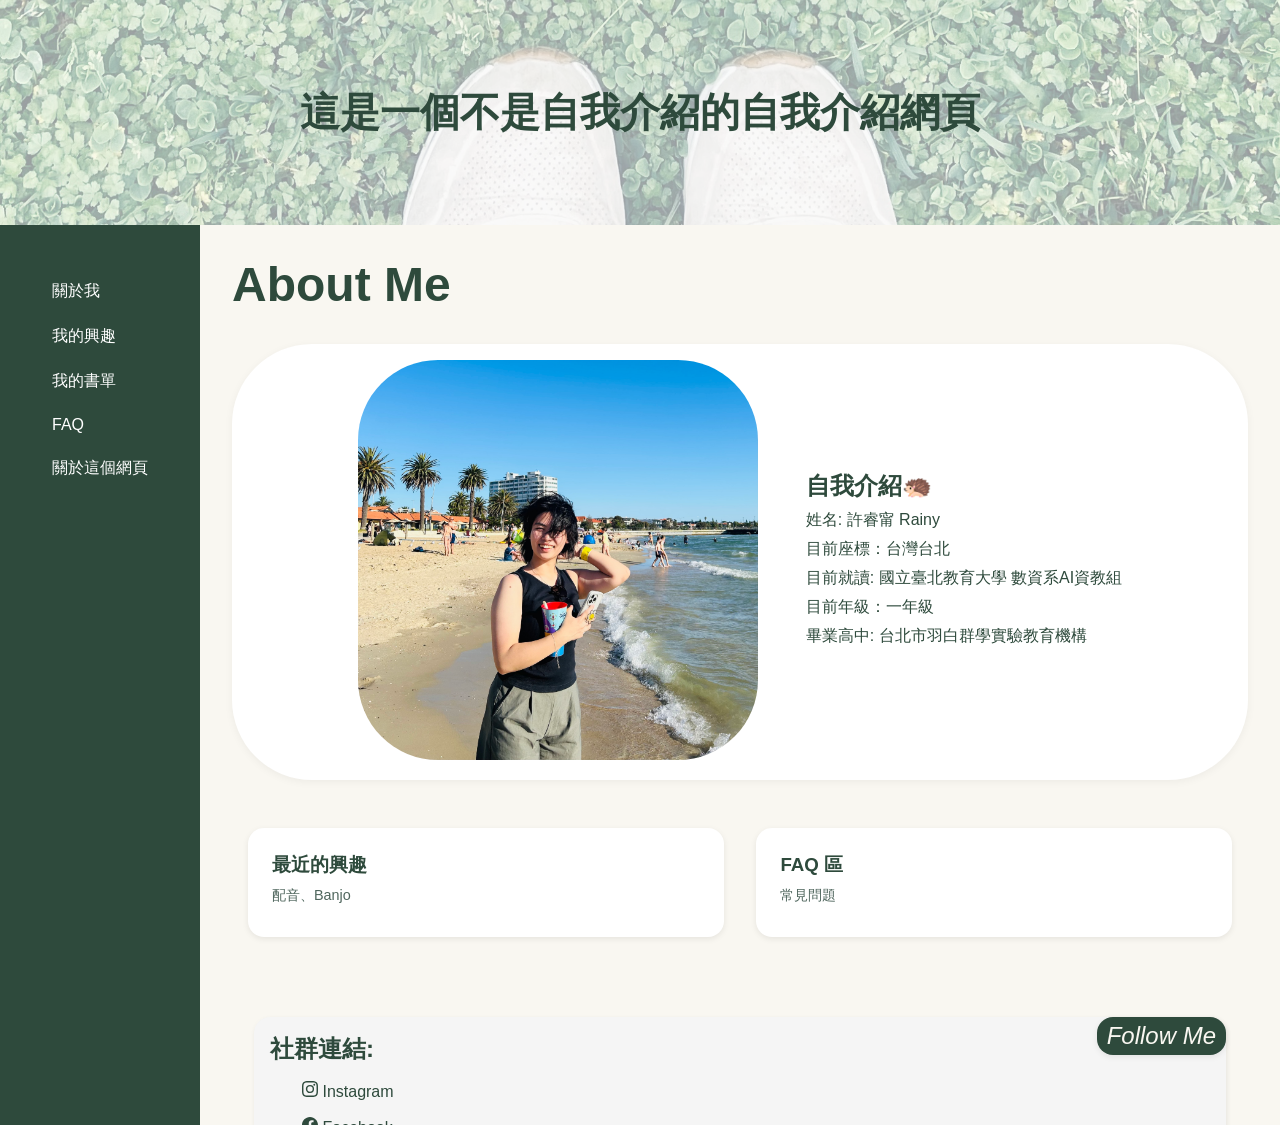
<file: index.html>
<!DOCTYPE html>
<html lang="zh-Hant">
  <head>
    <meta charset="UTF-8" />
    <meta name="viewport" content="width=device-width, initial-scale=1.0" />
    <title>不是自我介紹的自我介紹</title>
    <link rel="stylesheet" href="css/style.css" />
  </head>
  <body>
    <header>
      <div class="overlay">
        <h1>這是一個不是自我介紹的自我介紹網頁</h1>
      </div>
    </header>

    <div class="layout">
      <nav>
        <!-- <h1>Home</h1> -->
        <ul>
          <li><a href="index.html">關於我</a></li>
          <li><a href="interest.html">我的興趣</a></li>
          <li><a href="Books.html">我的書單</a></li>
          <li><a href="FAQ.html">FAQ</a></li>
          <li><a href="website.html">關於這個網頁</a></li>
        </ul>
      </nav>
      <div class="layout-right">
      <main>
        <section class="opening-box">

            <h1>About Me</h1>

          </section>
        <section class="profile-box">
          <div class="text-info"><h2>自我介紹&#129428</h2>
            <p>姓名: 許睿甯 Rainy</p>
            <p>目前座標：台灣台北</p>
            <p>目前就讀: 國立臺北教育大學 數資系AI資教組</p>
            <p>目前年級：一年級</p>
            <p>畢業高中: 台北市羽白群學實驗教育機構</p>
          </div>
          <div class="img-info">
            <img src="img/IMG_0540.jpg" alt="Rainy" />
          </div>
        </section>
  
        <section class="card-container">

          <a href="interest.html" class="card">
            <h3>最近的興趣</h3>
            <p>配音、Banjo</p>
          </a>
          <a href="FAQ.html" class="card">
            <h3>FAQ 區</h3>
            <p>常見問題</p>
          </a>
        </a>
        <!-- <a href="#" class="card">
          <h3></h3>
          <p>書、電影、舞台劇</p>
        </a> -->
        </section>
      </main>
      <aside class="aside-desktop">
        <div class="follow-box">
        <h2>社群連結:</h2>
        <ul class="social-media">
          <li class="social-item">
            <svg xmlns="http://www.w3.org/2000/svg" width="16" height="16" fill="currentColor" class="bi bi-instagram" viewBox="0 0 16 16">
              <path d="M8 0C5.829 0 5.556.01 4.703.048 3.85.088 3.269.222 2.76.42a3.9 3.9 0 0 0-1.417.923A3.9 3.9 0 0 0 .42 2.76C.222 3.268.087 3.85.048 4.7.01 5.555 0 5.827 0 8.001c0 2.172.01 2.444.048 3.297.04.852.174 1.433.372 1.942.205.526.478.972.923 1.417.444.445.89.719 1.416.923.51.198 1.09.333 1.942.372C5.555 15.99 5.827 16 8 16s2.444-.01 3.298-.048c.851-.04 1.434-.174 1.943-.372a3.9 3.9 0 0 0 1.416-.923c.445-.445.718-.891.923-1.417.197-.509.332-1.09.372-1.942C15.99 10.445 16 10.173 16 8s-.01-2.445-.048-3.299c-.04-.851-.175-1.433-.372-1.941a3.9 3.9 0 0 0-.923-1.417A3.9 3.9 0 0 0 13.24.42c-.51-.198-1.092-.333-1.943-.372C10.443.01 10.172 0 7.998 0zm-.717 1.442h.718c2.136 0 2.389.007 3.232.046.78.035 1.204.166 1.486.275.373.145.64.319.92.599s.453.546.598.92c.11.281.24.705.275 1.485.039.843.047 1.096.047 3.231s-.008 2.389-.047 3.232c-.035.78-.166 1.203-.275 1.485a2.5 2.5 0 0 1-.599.919c-.28.28-.546.453-.92.598-.28.11-.704.24-1.485.276-.843.038-1.096.047-3.232.047s-2.39-.009-3.233-.047c-.78-.036-1.203-.166-1.485-.276a2.5 2.5 0 0 1-.92-.598 2.5 2.5 0 0 1-.6-.92c-.109-.281-.24-.705-.275-1.485-.038-.843-.046-1.096-.046-3.233s.008-2.388.046-3.231c.036-.78.166-1.204.276-1.486.145-.373.319-.64.599-.92s.546-.453.92-.598c.282-.11.705-.24 1.485-.276.738-.034 1.024-.044 2.515-.045zm4.988 1.328a.96.96 0 1 0 0 1.92.96.96 0 0 0 0-1.92m-4.27 1.122a4.109 4.109 0 1 0 0 8.217 4.109 4.109 0 0 0 0-8.217m0 1.441a2.667 2.667 0 1 1 0 5.334 2.667 2.667 0 0 1 0-5.334"/>
            </svg>
            <a href="https://www.instagram.com/nikki_o_nine/" target="_blank">Instagram</a>
          </li>
          <li class="social-item">
            <svg xmlns="http://www.w3.org/2000/svg" width="16" height="16" fill="currentColor" class="bi bi-facebook" viewBox="0 0 16 16">
              <path d="M16 8.049c0-4.446-3.582-8.05-8-8.05C3.58 0-.002 3.603-.002 8.05c0 4.017 2.926 7.347 6.75 7.951v-5.625h-2.03V8.05H6.75V6.275c0-2.017 1.195-3.131 3.022-3.131.876 0 1.791.157 1.791.157v1.98h-1.009c-.993 0-1.303.621-1.303 1.258v1.51h2.218l-.354 2.326H9.25V16c3.824-.604 6.75-3.934 6.75-7.951"/>
            </svg>
            <a href="https://www.facebook.com/rainie.hsu.37" target="_blank">Facebook</a>
          </li>
          <li class="social-item">
            <svg xmlns="http://www.w3.org/2000/svg" width="16" height="16" fill="currentColor" class="bi bi-linkedin" viewBox="0 0 16 16">
              <path d="M0 1.146C0 .513.526 0 1.175 0h13.65C15.474 0 16 .513 16 1.146v13.708c0 .633-.526 1.146-1.175 1.146H1.175C.526 16 0 15.487 0 14.854zm4.943 12.248V6.169H2.542v7.225zm-1.2-8.212c.837 0 1.358-.554 1.358-1.248-.015-.709-.52-1.248-1.342-1.248S2.4 3.226 2.4 3.934c0 .694.521 1.248 1.327 1.248zm4.908 8.212V9.359c0-.216.016-.432.08-.586.173-.431.568-.878 1.232-.878.869 0 1.216.662 1.216 1.634v3.865h2.401V9.25c0-2.22-1.184-3.252-2.764-3.252-1.274 0-1.845.7-2.165 1.193v.025h-.016l.016-.025V6.169h-2.4c.03.678 0 7.225 0 7.225z"/>
            </svg>
            <a href="https://www.linkedin.com/in/ruei-ning-hsu"  target="_blank">LinkedIn</a>
            </li>
          </ul>
          </div>
          <div class="carousel">
            <blockquote>
                <p class="quote-text">
                  Seize the identity you want for yourself.
                </p>
                <p class="quote-name">Supercalifragilisticexpialidocious</p>
                <p class="quote-date">2023/10/01</p>
              </blockquote>
              <svg
                xmlns="http://www.w3.org/2000/svg"
                fill="none"
                viewBox="0 0 24 24"
                stroke-width="1.5"
                stroke="currentColor"
                class="btn btn-left"
              >
                <path
                  stroke-linecap="round"
                  stroke-linejoin="round"
                  d="M15.75 19.5 8.25 12l7.5-7.5"
                />
              </svg>
              <svg
                xmlns="http://www.w3.org/2000/svg"
                fill="none"
                viewBox="0 0 24 24"
                stroke-width="1.5"
                stroke="currentColor"
                class="btn btn-right"
              >
                <path
                  stroke-linecap="round"
                  stroke-linejoin="round"
                  d="m8.25 4.5 7.5 7.5-7.5 7.5"
                />
              </svg>
              <div class="dots">
                <div class="dot dot-fill">&nbsp;</div>
                <div class="dot">&nbsp;</div>
                <div class="dot">&nbsp;</div>
                <div class="dot">&nbsp;</div>
              </div>
          </div>
      </aside>
    </div>
 
  <footer>
    <p>&copy; 2025 Rainy Hsu. All rights reserved.</p>
  </footer>
</body>
</html>
</file>
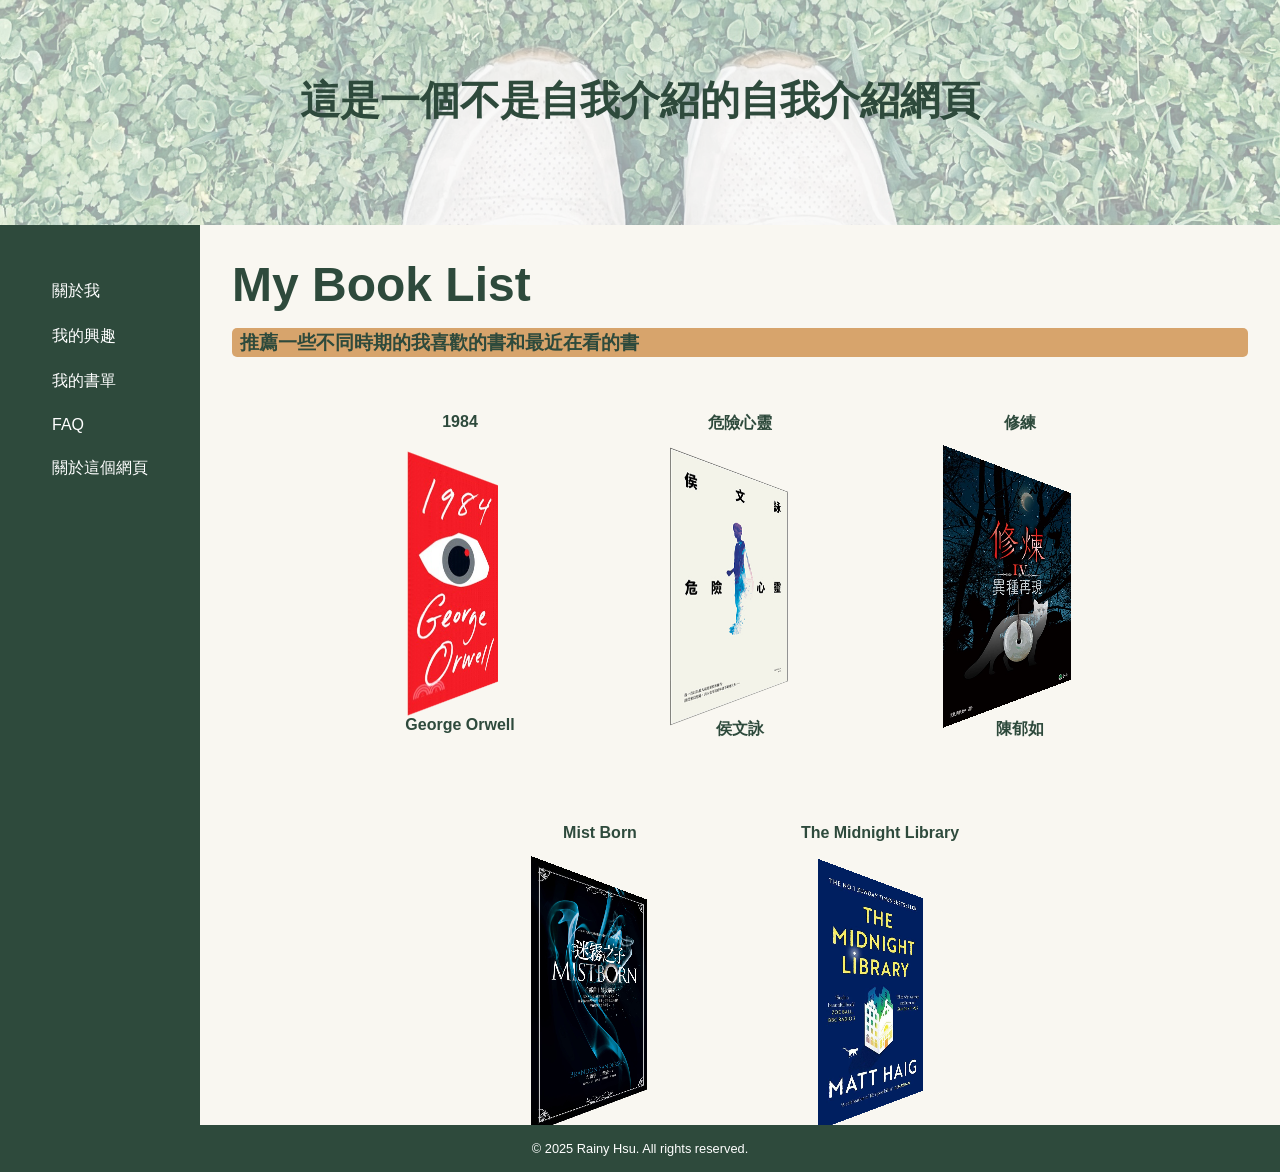
<file: Books.html>
<!DOCTYPE html>
<html lang="zh-Hant">
  <head>
    <meta charset="UTF-8" />
    <meta name="viewport" content="width=device-width, initial-scale=1.0" />
    <title>不是自我介紹的自我介紹</title>
    <link rel="stylesheet" href="css/books.css" />
  </head>
  <body>
    <header>
      <div class="overlay">
        <h1>這是一個不是自我介紹的自我介紹網頁</h1>
      </div>
    </header>

    <div class="layout">
      <nav>
        <!-- <h1>Home</h1> -->
        <ul>
          <li><a href="index.html">關於我</a></li>
          <li><a href="interest.html">我的興趣</a></li>
          <li><a href="Books.html">我的書單</a></li>
          <li><a href="FAQ.html">FAQ</a></li>
          <li><a href="website.html">關於這個網頁</a></li>
        </ul>
      </nav>
      <div class="layout-right">
      <main>
        <section class="opening-box">
          <h1>My Book List</h1>
        </section>
        <section class="page-info">
          <h2>推薦一些不同時期的我喜歡的書和最近在看的書</h2>
        </section>
        <div id="myContainer">
          <div class="myBook">
            <h3 class="myTitle">1984</h3>
            <div class="myImg"><img src="./img/1984.jpg" /></div>
            <h4 class="myAuthor">George Orwell</h4>
          </div>
          <div class="myBook">
            <h3 class="myTitle">危險心靈</h3>
            <div class="myImg"><img src="./img/dangerous.jpg" /></div>
            <h4 class="myAuthor">侯文詠</h4>
          </div>
          <div class="myBook">
            <h3 class="myTitle">修練</h3>
            <div class="myImg"><img src="./img/practice.jpg" /></div>
            <h4 class="myAuthor">陳郁如</h4>
          </div>
          <div class="myBook">
            <h3 class="myTitle">Mist Born</h3>
            <div class="myImg"><img src="./img/mistBorn.jpg" /></div>
            <h4 class="myAuthor">Brandon Sanderson</h4>
          </div>
          <div class="myBook">
            <h3 class="myTitle">The Midnight Library</h3>
            <div class="myImg"><img src="./img/The_Midnight.jpg" /></div>
            <h4 class="myAuthor">Matt Haig</h4>
          </div>
        </div>
        <section class="MoreAbout">
          <h2>More About These Books</h2>
          <p class="MoreAboutText">
            這些書籍是我在不同時期喜歡的書，或是最近在看的書，它們都對我有不少的影響。
          </p>
          <ul>
            <a href="https://www.eslite.com/product/10012122452682829304002" target="_blank"><li>1984 - George Orwell:</li></a>
            <p> 反烏托邦小說，偏向沉重但引人深思這個社會機制</p>
            <a href="https://www.eslite.com/product/1001116992561220" target="_blank"><li>危險心靈 - 侯文詠:</li></a>
            <p> 一本質疑台灣教育的小說，國小第一次讀，直到現在還是印象深刻</p>
            <a href="https://www.eslite.com/product/1003305562748952" target="_blank"><li>修練 - 陳郁如:</li></a>
            <p> 台灣作家寫的奇幻小說，就是很讚，原本以為會有續集，但至今都沒有</p>
            <a href="https://www.eslite.com/product/1001131382004941" target="_blank"><li>Mist Born - Brandon Sanderson:</li></a>
            <p> 也是奇幻小說，魔法的系統很酷，角色故事也很吸引人</p>
            <a href="https://www.eslite.com/product/1001158942681976162008" target="_blank"><li>The Midnight Library - Matt Haig:</li></a>
            <p> 目前正在讀，大概是一本如果人生可以從某個時期重來的小說</p>
          </ul>
          <p class="MoreAboutText">
            如果你有任何推薦的書籍，或是想跟我討論這些書，歡迎透過社群連結與我聯繫！
          </p>
        </section>
      </main>
      <aside class="aside-desktop">
        <div class="follow-box">
        <h2>社群連結:</h2>
        <ul class="social-media">
          <li class="social-item">
            <svg
              xmlns="http://www.w3.org/2000/svg"
              width="16"
              height="16"
              fill="currentColor"
              class="bi bi-instagram"
              viewBox="0 0 16 16"
            >
              <path
                d="M8 0C5.829 0 5.556.01 4.703.048 3.85.088 3.269.222 2.76.42a3.9 3.9 0 0 0-1.417.923A3.9 3.9 0 0 0 .42 2.76C.222 3.268.087 3.85.048 4.7.01 5.555 0 5.827 0 8.001c0 2.172.01 2.444.048 3.297.04.852.174 1.433.372 1.942.205.526.478.972.923 1.417.444.445.89.719 1.416.923.51.198 1.09.333 1.942.372C5.555 15.99 5.827 16 8 16s2.444-.01 3.298-.048c.851-.04 1.434-.174 1.943-.372a3.9 3.9 0 0 0 1.416-.923c.445-.445.718-.891.923-1.417.197-.509.332-1.09.372-1.942C15.99 10.445 16 10.173 16 8s-.01-2.445-.048-3.299c-.04-.851-.175-1.433-.372-1.941a3.9 3.9 0 0 0-.923-1.417A3.9 3.9 0 0 0 13.24.42c-.51-.198-1.092-.333-1.943-.372C10.443.01 10.172 0 7.998 0zm-.717 1.442h.718c2.136 0 2.389.007 3.232.046.78.035 1.204.166 1.486.275.373.145.64.319.92.599s.453.546.598.92c.11.281.24.705.275 1.485.039.843.047 1.096.047 3.231s-.008 2.389-.047 3.232c-.035.78-.166 1.203-.275 1.485a2.5 2.5 0 0 1-.599.919c-.28.28-.546.453-.92.598-.28.11-.704.24-1.485.276-.843.038-1.096.047-3.232.047s-2.39-.009-3.233-.047c-.78-.036-1.203-.166-1.485-.276a2.5 2.5 0 0 1-.92-.598 2.5 2.5 0 0 1-.6-.92c-.109-.281-.24-.705-.275-1.485-.038-.843-.046-1.096-.046-3.233s.008-2.388.046-3.231c.036-.78.166-1.204.276-1.486.145-.373.319-.64.599-.92s.546-.453.92-.598c.282-.11.705-.24 1.485-.276.738-.034 1.024-.044 2.515-.045zm4.988 1.328a.96.96 0 1 0 0 1.92.96.96 0 0 0 0-1.92m-4.27 1.122a4.109 4.109 0 1 0 0 8.217 4.109 4.109 0 0 0 0-8.217m0 1.441a2.667 2.667 0 1 1 0 5.334 2.667 2.667 0 0 1 0-5.334"
              />
            </svg>
            <a href="https://www.instagram.com/nikki_o_nine/" target="_blank"
              >Instagram</a
            >
          </li>
          <li class="social-item">
            <svg
              xmlns="http://www.w3.org/2000/svg"
              width="16"
              height="16"
              fill="currentColor"
              class="bi bi-facebook"
              viewBox="0 0 16 16"
            >
              <path
                d="M16 8.049c0-4.446-3.582-8.05-8-8.05C3.58 0-.002 3.603-.002 8.05c0 4.017 2.926 7.347 6.75 7.951v-5.625h-2.03V8.05H6.75V6.275c0-2.017 1.195-3.131 3.022-3.131.876 0 1.791.157 1.791.157v1.98h-1.009c-.993 0-1.303.621-1.303 1.258v1.51h2.218l-.354 2.326H9.25V16c3.824-.604 6.75-3.934 6.75-7.951"
              />
            </svg>
            <a href="https://www.facebook.com/rainie.hsu.37" target="_blank"
              >Facebook</a
            >
          </li>
          <li class="social-item">
            <svg
              xmlns="http://www.w3.org/2000/svg"
              width="16"
              height="16"
              fill="currentColor"
              class="bi bi-linkedin"
              viewBox="0 0 16 16"
            >
              <path
                d="M0 1.146C0 .513.526 0 1.175 0h13.65C15.474 0 16 .513 16 1.146v13.708c0 .633-.526 1.146-1.175 1.146H1.175C.526 16 0 15.487 0 14.854zm4.943 12.248V6.169H2.542v7.225zm-1.2-8.212c.837 0 1.358-.554 1.358-1.248-.015-.709-.52-1.248-1.342-1.248S2.4 3.226 2.4 3.934c0 .694.521 1.248 1.327 1.248zm4.908 8.212V9.359c0-.216.016-.432.08-.586.173-.431.568-.878 1.232-.878.869 0 1.216.662 1.216 1.634v3.865h2.401V9.25c0-2.22-1.184-3.252-2.764-3.252-1.274 0-1.845.7-2.165 1.193v.025h-.016l.016-.025V6.169h-2.4c.03.678 0 7.225 0 7.225z"
              />
            </svg>
            <a href="#" target="_blank">LinkedIn</a>
          </li>
        </ul>
        </div>
        <div class="carousel">
          <blockquote>
              <p class="quote-text">
                Seize the identity you want for yourself.
              </p>
              <p class="quote-name">Supercalifragilisticexpialidocious</p>
              <p class="quote-date">2023/10/01</p>
            </blockquote>
            <svg
              xmlns="http://www.w3.org/2000/svg"
              fill="none"
              viewBox="0 0 24 24"
              stroke-width="1.5"
              stroke="currentColor"
              class="btn btn-left"
            >
              <path
                stroke-linecap="round"
                stroke-linejoin="round"
                d="M15.75 19.5 8.25 12l7.5-7.5"
              />
            </svg>
            <svg
              xmlns="http://www.w3.org/2000/svg"
              fill="none"
              viewBox="0 0 24 24"
              stroke-width="1.5"
              stroke="currentColor"
              class="btn btn-right"
            >
              <path
                stroke-linecap="round"
                stroke-linejoin="round"
                d="m8.25 4.5 7.5 7.5-7.5 7.5"
              />
            </svg>
            <div class="dots">
              <div class="dot dot-fill">&nbsp;</div>
              <div class="dot">&nbsp;</div>
              <div class="dot">&nbsp;</div>
              <div class="dot">&nbsp;</div>
            </div>
        </div>
      </aside>
      </div>
    </div>
    <footer>
      <p>&copy; 2025 Rainy Hsu. All rights reserved.</p>
    </footer>
  </body>
</html>
</file>
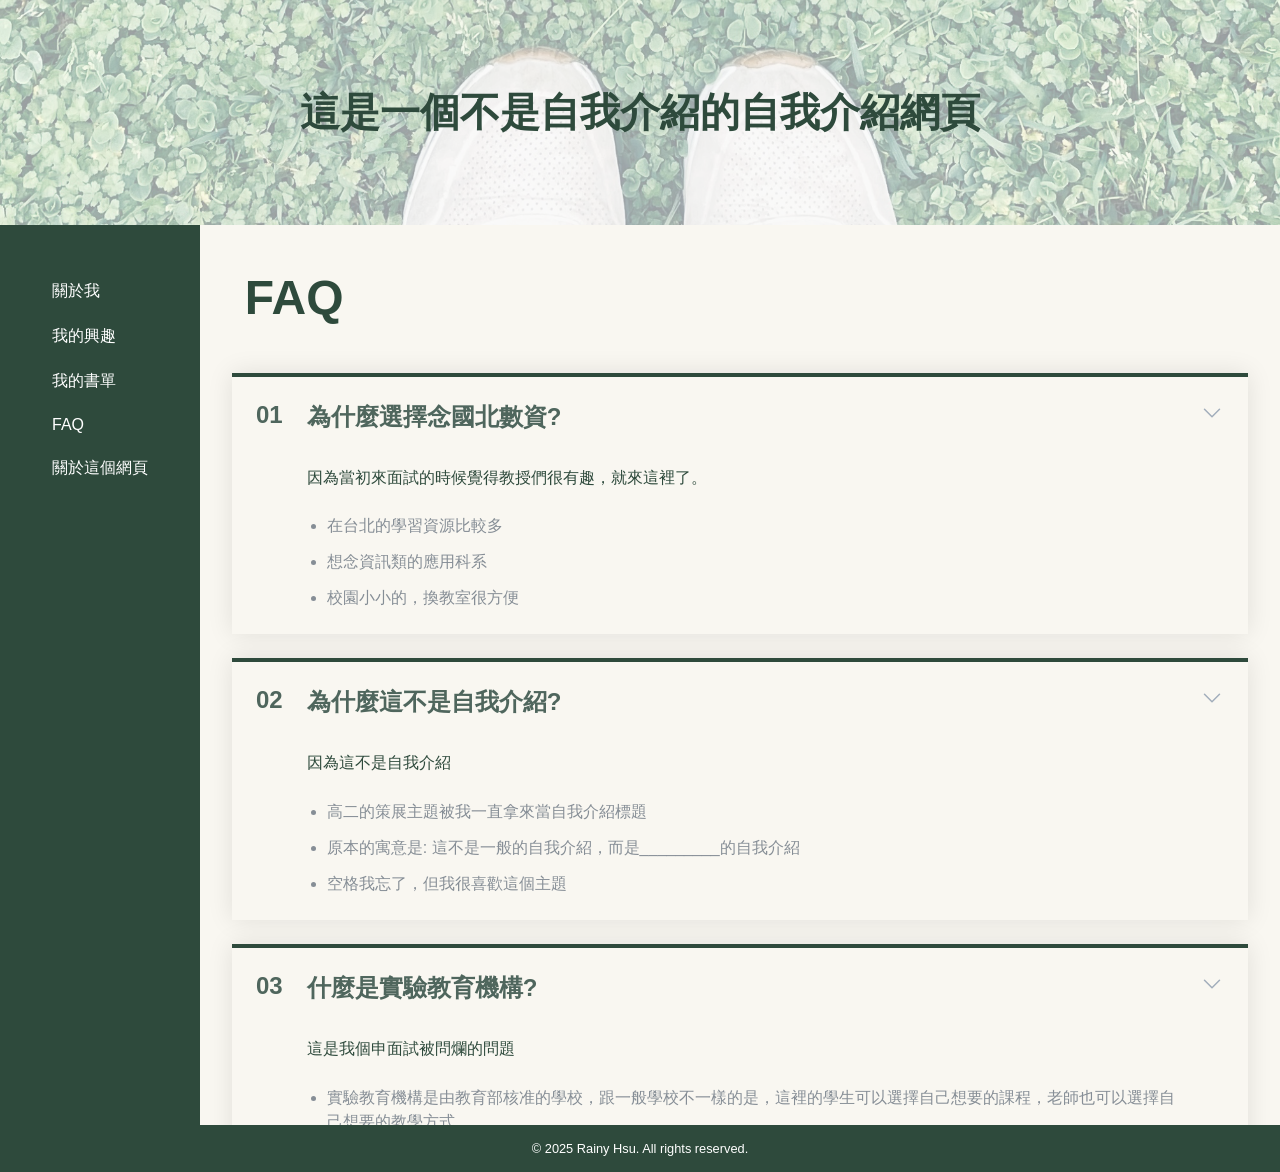
<file: FAQ.html>
<!DOCTYPE html>
<html lang="zh-Hant">
  <head>
    <meta charset="UTF-8" />
    <meta name="viewport" content="width=device-width, initial-scale=1.0" />
    <title>不是自我介紹的自我介紹</title>
    <link rel="stylesheet" href="css/FAQ.css" />
  </head>
  
    <header>
      <div class="overlay">
        <h1>這是一個不是自我介紹的自我介紹網頁</h1>
      </div>
    </header>

    <div class="layout">
      <nav>
        <!-- <h1>Home</h1> -->
        <ul>
          <li><a href="index.html">關於我</a></li>
          <li><a href="interest.html">我的興趣</a></li>
          <li><a href="Books.html">我的書單</a></li>
          <li><a href="FAQ.html">FAQ</a></li>
          <li><a href="website.html">關於這個網頁</a></li>
        </ul>
      </nav>
      <div class="layout-right">
      <main>
        <section class="opening-box">
          <h1>FAQ</h1>
        </section>
    <div class="accordion">
      <div class="accordion-item open">
        <h3 class="numbers">01</h3>
        <p class="text">為什麼選擇念國北數資?</p>
        <svg
          xmlns="http://www.w3.org/2000/svg"
          fill="none"
          viewBox="0 0 24 24"
          stroke-width="1.5"
          stroke="currentColor"
          class="icon"
        >
          <path
            stroke-linecap="round"
            stroke-linejoin="round"
            d="m19.5 8.25-7.5 7.5-7.5-7.5"
          />
        </svg>
        <div class="hidden-box">
          <p>因為當初來面試的時候覺得教授們很有趣，就來這裡了。</p>
          <ul>
            <li>
                在台北的學習資源比較多
            </li>
            <li>
                想念資訊類的應用科系
            </li>
            <li>
                校園小小的，換教室很方便
            </li>
          </ul>
        </div>
      </div>
      <div class="accordion-item open">
        <h3 class="numbers">02</h3>
        <p class="text">為什麼這不是自我介紹?</p>
        <svg
          xmlns="http://www.w3.org/2000/svg"
          fill="none"
          viewBox="0 0 24 24"
          stroke-width="1.5"
          stroke="currentColor"
          class="icon"
        >
          <path
            stroke-linecap="round"
            stroke-linejoin="round"
            d="m19.5 8.25-7.5 7.5-7.5-7.5"
          />
        </svg>
        <div class="hidden-box">
          <p>因為這不是自我介紹</p>
          <ul>
            <li>
                高二的策展主題被我一直拿來當自我介紹標題
            </li>
            <li>
              原本的寓意是: 這不是一般的自我介紹，而是_________的自我介紹
            </li>
            <li>空格我忘了，但我很喜歡這個主題</li>
          </ul>
        </div>
      </div>
      <div class="accordion-item open">
        <h3 class="numbers">03</h3>
        <p class="text">什麼是實驗教育機構?
        </p>
        <svg
          xmlns="http://www.w3.org/2000/svg"
          fill="none"
          viewBox="0 0 24 24"
          stroke-width="1.5"
          stroke="currentColor"
          class="icon"
        >
          <path
            stroke-linecap="round"
            stroke-linejoin="round"
            d="m19.5 8.25-7.5 7.5-7.5-7.5"
          />
        </svg>
        <div class="hidden-box">
          <p>這是我個申面試被問爛的問題</p>
          <ul>
            <li>
                實驗教育機構是由教育部核准的學校，跟一般學校不一樣的是，這裡的學生可以選擇自己想要的課程，老師也可以選擇自己想要的教學方式。
            </li>
            <li>
              每個機構的風格也不同，像是我們學校的風格是比較自由的，主要就是找自己想學的，老師會當引導和輔導的腳色。
            </li>
            <li>每學期也有全班一起上的課，一週兩天，課程主題會每學期調整</li>
            <li>
              基本上是自由又快樂，但一不小心就會什麼都沒做的學習環境。
            </li>
          </ul>
        </div>
      </div>
    </div>
      </main>
      <aside class="aside-desktop">
        <div class="follow-box">
        <h2>社群連結:</h2>
        <ul class="social-media">
          <li class="social-item">
            <svg xmlns="http://www.w3.org/2000/svg" width="16" height="16" fill="currentColor" class="bi bi-instagram" viewBox="0 0 16 16">
              <path d="M8 0C5.829 0 5.556.01 4.703.048 3.85.088 3.269.222 2.76.42a3.9 3.9 0 0 0-1.417.923A3.9 3.9 0 0 0 .42 2.76C.222 3.268.087 3.85.048 4.7.01 5.555 0 5.827 0 8.001c0 2.172.01 2.444.048 3.297.04.852.174 1.433.372 1.942.205.526.478.972.923 1.417.444.445.89.719 1.416.923.51.198 1.09.333 1.942.372C5.555 15.99 5.827 16 8 16s2.444-.01 3.298-.048c.851-.04 1.434-.174 1.943-.372a3.9 3.9 0 0 0 1.416-.923c.445-.445.718-.891.923-1.417.197-.509.332-1.09.372-1.942C15.99 10.445 16 10.173 16 8s-.01-2.445-.048-3.299c-.04-.851-.175-1.433-.372-1.941a3.9 3.9 0 0 0-.923-1.417A3.9 3.9 0 0 0 13.24.42c-.51-.198-1.092-.333-1.943-.372C10.443.01 10.172 0 7.998 0zm-.717 1.442h.718c2.136 0 2.389.007 3.232.046.78.035 1.204.166 1.486.275.373.145.64.319.92.599s.453.546.598.92c.11.281.24.705.275 1.485.039.843.047 1.096.047 3.231s-.008 2.389-.047 3.232c-.035.78-.166 1.203-.275 1.485a2.5 2.5 0 0 1-.599.919c-.28.28-.546.453-.92.598-.28.11-.704.24-1.485.276-.843.038-1.096.047-3.232.047s-2.39-.009-3.233-.047c-.78-.036-1.203-.166-1.485-.276a2.5 2.5 0 0 1-.92-.598 2.5 2.5 0 0 1-.6-.92c-.109-.281-.24-.705-.275-1.485-.038-.843-.046-1.096-.046-3.233s.008-2.388.046-3.231c.036-.78.166-1.204.276-1.486.145-.373.319-.64.599-.92s.546-.453.92-.598c.282-.11.705-.24 1.485-.276.738-.034 1.024-.044 2.515-.045zm4.988 1.328a.96.96 0 1 0 0 1.92.96.96 0 0 0 0-1.92m-4.27 1.122a4.109 4.109 0 1 0 0 8.217 4.109 4.109 0 0 0 0-8.217m0 1.441a2.667 2.667 0 1 1 0 5.334 2.667 2.667 0 0 1 0-5.334"/>
            </svg>
            <a href="https://www.instagram.com/nikki_o_nine/" target="_blank">Instagram</a>
          </li>
          <li class="social-item">
            <svg xmlns="http://www.w3.org/2000/svg" width="16" height="16" fill="currentColor" class="bi bi-facebook" viewBox="0 0 16 16">
              <path d="M16 8.049c0-4.446-3.582-8.05-8-8.05C3.58 0-.002 3.603-.002 8.05c0 4.017 2.926 7.347 6.75 7.951v-5.625h-2.03V8.05H6.75V6.275c0-2.017 1.195-3.131 3.022-3.131.876 0 1.791.157 1.791.157v1.98h-1.009c-.993 0-1.303.621-1.303 1.258v1.51h2.218l-.354 2.326H9.25V16c3.824-.604 6.75-3.934 6.75-7.951"/>
            </svg>
            <a href="https://www.facebook.com/rainie.hsu.37" target="_blank">Facebook</a>
          </li>
          <li class="social-item">
            <svg xmlns="http://www.w3.org/2000/svg" width="16" height="16" fill="currentColor" class="bi bi-linkedin" viewBox="0 0 16 16">
              <path d="M0 1.146C0 .513.526 0 1.175 0h13.65C15.474 0 16 .513 16 1.146v13.708c0 .633-.526 1.146-1.175 1.146H1.175C.526 16 0 15.487 0 14.854zm4.943 12.248V6.169H2.542v7.225zm-1.2-8.212c.837 0 1.358-.554 1.358-1.248-.015-.709-.52-1.248-1.342-1.248S2.4 3.226 2.4 3.934c0 .694.521 1.248 1.327 1.248zm4.908 8.212V9.359c0-.216.016-.432.08-.586.173-.431.568-.878 1.232-.878.869 0 1.216.662 1.216 1.634v3.865h2.401V9.25c0-2.22-1.184-3.252-2.764-3.252-1.274 0-1.845.7-2.165 1.193v.025h-.016l.016-.025V6.169h-2.4c.03.678 0 7.225 0 7.225z"/>
            </svg>
            <a href="#"  target="_blank">LinkedIn</a>
            </li>
            
          </ul>
        </div>
          <div class="carousel">
            <blockquote>
                <p class="quote-text">
                  Seize the identity you want for yourself.
                </p>
                <p class="quote-name">Supercalifragilisticexpialidocious</p>
                <p class="quote-date">2023/10/01</p>
              </blockquote>
              <svg
                xmlns="http://www.w3.org/2000/svg"
                fill="none"
                viewBox="0 0 24 24"
                stroke-width="1.5"
                stroke="currentColor"
                class="btn btn-left"
              >
                <path
                  stroke-linecap="round"
                  stroke-linejoin="round"
                  d="M15.75 19.5 8.25 12l7.5-7.5"
                />
              </svg>
              <svg
                xmlns="http://www.w3.org/2000/svg"
                fill="none"
                viewBox="0 0 24 24"
                stroke-width="1.5"
                stroke="currentColor"
                class="btn btn-right"
              >
                <path
                  stroke-linecap="round"
                  stroke-linejoin="round"
                  d="m8.25 4.5 7.5 7.5-7.5 7.5"
                />
              </svg>
              <div class="dots">
                <div class="dot dot-fill">&nbsp;</div>
                <div class="dot">&nbsp;</div>
                <div class="dot">&nbsp;</div>
                <div class="dot">&nbsp;</div>
              </div>
          </div>
      </aside>
      </div>
  </div>
  <footer>
    <p>&copy; 2025 Rainy Hsu. All rights reserved.</p>
  </footer>
  </body>
</html>
</file>
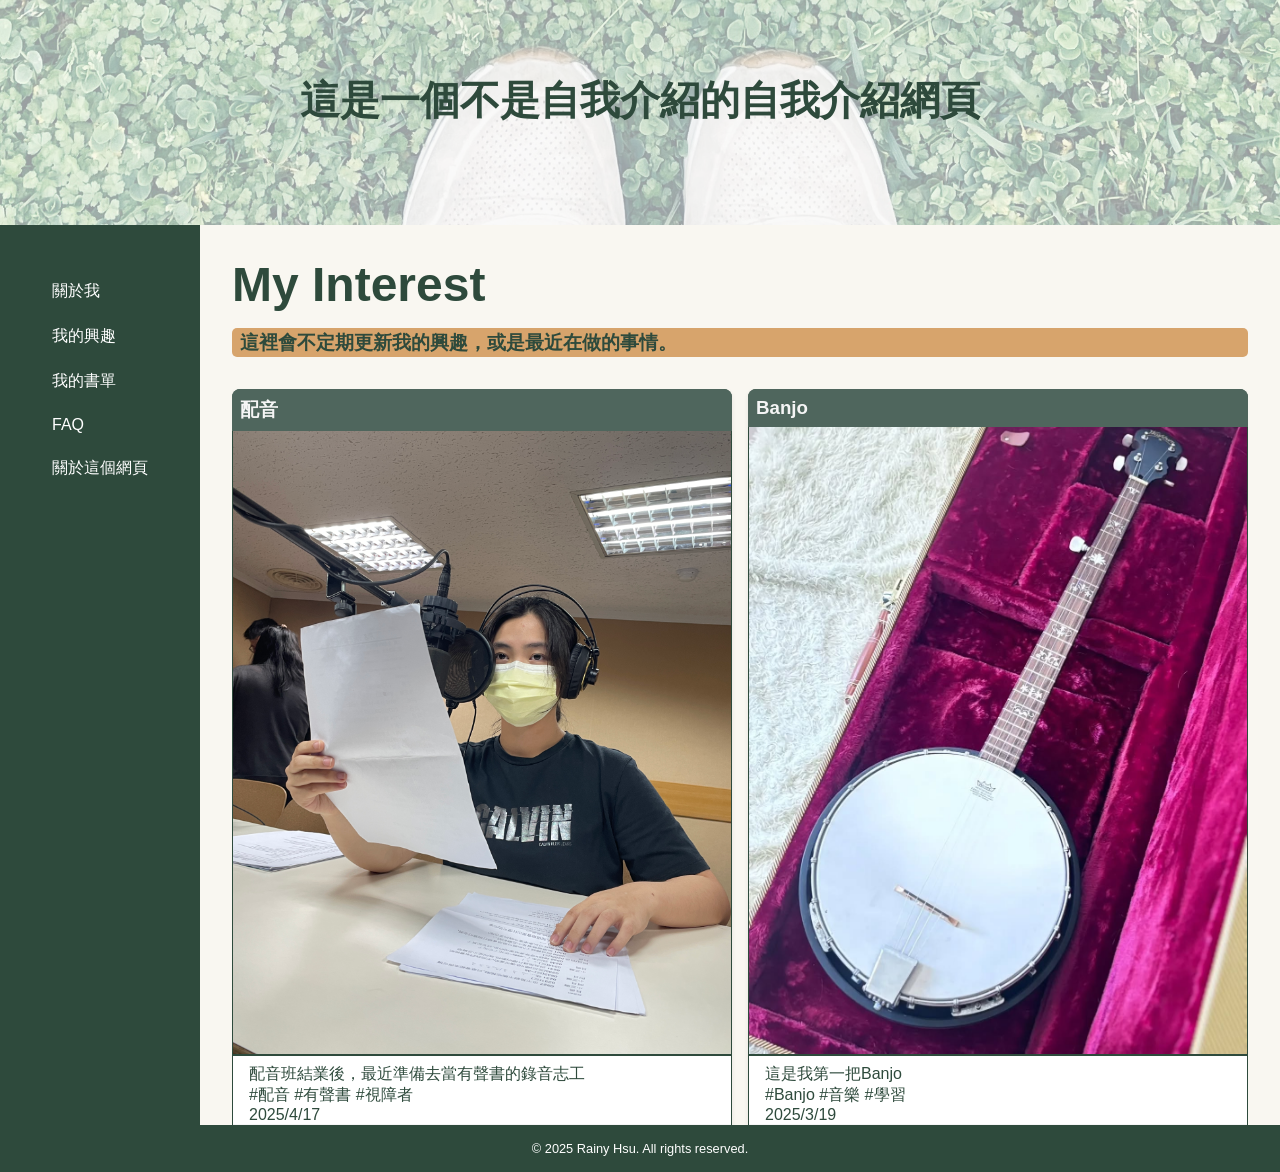
<file: interest.html>
<!DOCTYPE html>
<html lang="zh-Hant">
  <head>
    <meta charset="UTF-8" />
    <meta name="viewport" content="width=device-width, initial-scale=1.0" />
    <title>不是自我介紹的自我介紹</title>
    <link rel="stylesheet" href="css/interest.css" />
  </head>
  <body>
    <header>
      <div class="overlay">
        <h1>這是一個不是自我介紹的自我介紹網頁</h1>
      </div>
    </header>

    <div class="layout">
      <nav>
        <!-- <h1>Home</h1> -->
        <ul>
          <li><a href="index.html">關於我</a></li>
          <li><a href="interest.html">我的興趣</a></li>
          <li><a href="Books.html">我的書單</a></li>
          <li><a href="FAQ.html">FAQ</a></li>
          <li><a href="website.html">關於這個網頁</a></li>
        </ul>
      </nav>
<div class="layout-right">
      <main>
        <section class="opening-box">
          <h1>My Interest</h1>
        </section>
        <section class="page-info">
          <h2>這裡會不定期更新我的興趣，或是最近在做的事情。</h2>
        </section>
        <div class="post-container">
          <div class="post-box">
            <div class="interest-info">
              <h3>配音</h3>
            </div>
            <div class="interest-post">
              <div class="pic-container">
                <img src="img/IMG_7349.JPG" alt="audio-book" />
              </div>
              <hr />
              <div class="post-info">
                <p>配音班結業後，最近準備去當有聲書的錄音志工</p>
                <p class="tag">#配音 #有聲書 #視障者</p>
                <span class="date">2025/4/17</span>
              </div>
            </div>
          </div>
          <div class="post-box">
            <div class="interest-info">
              <h3>Banjo</h3>
            </div>
            <div class="interest-post">
              <div class="pic-container">
                <img src="img/banjo.jpg" alt="banjo" />
              </div>
              <hr />
              <div class="post-info">
                <p>這是我第一把Banjo</p>
                <p class="tag">#Banjo #音樂 #學習</p>
                <span class="date">2025/3/19</span>
              </div>
            </div>
          </div>
        </div>
      </main>
      <aside class="aside-desktop">
        <div class="follow-box">
        <h2>社群連結:</h2>
        <ul class="social-media">
          <li class="social-item">
            <svg
              xmlns="http://www.w3.org/2000/svg"
              width="16"
              height="16"
              fill="currentColor"
              class="bi bi-instagram"
              viewBox="0 0 16 16"
            >
              <path
                d="M8 0C5.829 0 5.556.01 4.703.048 3.85.088 3.269.222 2.76.42a3.9 3.9 0 0 0-1.417.923A3.9 3.9 0 0 0 .42 2.76C.222 3.268.087 3.85.048 4.7.01 5.555 0 5.827 0 8.001c0 2.172.01 2.444.048 3.297.04.852.174 1.433.372 1.942.205.526.478.972.923 1.417.444.445.89.719 1.416.923.51.198 1.09.333 1.942.372C5.555 15.99 5.827 16 8 16s2.444-.01 3.298-.048c.851-.04 1.434-.174 1.943-.372a3.9 3.9 0 0 0 1.416-.923c.445-.445.718-.891.923-1.417.197-.509.332-1.09.372-1.942C15.99 10.445 16 10.173 16 8s-.01-2.445-.048-3.299c-.04-.851-.175-1.433-.372-1.941a3.9 3.9 0 0 0-.923-1.417A3.9 3.9 0 0 0 13.24.42c-.51-.198-1.092-.333-1.943-.372C10.443.01 10.172 0 7.998 0zm-.717 1.442h.718c2.136 0 2.389.007 3.232.046.78.035 1.204.166 1.486.275.373.145.64.319.92.599s.453.546.598.92c.11.281.24.705.275 1.485.039.843.047 1.096.047 3.231s-.008 2.389-.047 3.232c-.035.78-.166 1.203-.275 1.485a2.5 2.5 0 0 1-.599.919c-.28.28-.546.453-.92.598-.28.11-.704.24-1.485.276-.843.038-1.096.047-3.232.047s-2.39-.009-3.233-.047c-.78-.036-1.203-.166-1.485-.276a2.5 2.5 0 0 1-.92-.598 2.5 2.5 0 0 1-.6-.92c-.109-.281-.24-.705-.275-1.485-.038-.843-.046-1.096-.046-3.233s.008-2.388.046-3.231c.036-.78.166-1.204.276-1.486.145-.373.319-.64.599-.92s.546-.453.92-.598c.282-.11.705-.24 1.485-.276.738-.034 1.024-.044 2.515-.045zm4.988 1.328a.96.96 0 1 0 0 1.92.96.96 0 0 0 0-1.92m-4.27 1.122a4.109 4.109 0 1 0 0 8.217 4.109 4.109 0 0 0 0-8.217m0 1.441a2.667 2.667 0 1 1 0 5.334 2.667 2.667 0 0 1 0-5.334"
              />
            </svg>
            <a href="https://www.instagram.com/nikki_o_nine/" target="_blank"
              >Instagram</a
            >
          </li>
          <li class="social-item">
            <svg
              xmlns="http://www.w3.org/2000/svg"
              width="16"
              height="16"
              fill="currentColor"
              class="bi bi-facebook"
              viewBox="0 0 16 16"
            >
              <path
                d="M16 8.049c0-4.446-3.582-8.05-8-8.05C3.58 0-.002 3.603-.002 8.05c0 4.017 2.926 7.347 6.75 7.951v-5.625h-2.03V8.05H6.75V6.275c0-2.017 1.195-3.131 3.022-3.131.876 0 1.791.157 1.791.157v1.98h-1.009c-.993 0-1.303.621-1.303 1.258v1.51h2.218l-.354 2.326H9.25V16c3.824-.604 6.75-3.934 6.75-7.951"
              />
            </svg>
            <a href="https://www.facebook.com/rainie.hsu.37" target="_blank"
              >Facebook</a
            >
          </li>
          <li class="social-item">
            <svg
              xmlns="http://www.w3.org/2000/svg"
              width="16"
              height="16"
              fill="currentColor"
              class="bi bi-linkedin"
              viewBox="0 0 16 16"
            >
              <path
                d="M0 1.146C0 .513.526 0 1.175 0h13.65C15.474 0 16 .513 16 1.146v13.708c0 .633-.526 1.146-1.175 1.146H1.175C.526 16 0 15.487 0 14.854zm4.943 12.248V6.169H2.542v7.225zm-1.2-8.212c.837 0 1.358-.554 1.358-1.248-.015-.709-.52-1.248-1.342-1.248S2.4 3.226 2.4 3.934c0 .694.521 1.248 1.327 1.248zm4.908 8.212V9.359c0-.216.016-.432.08-.586.173-.431.568-.878 1.232-.878.869 0 1.216.662 1.216 1.634v3.865h2.401V9.25c0-2.22-1.184-3.252-2.764-3.252-1.274 0-1.845.7-2.165 1.193v.025h-.016l.016-.025V6.169h-2.4c.03.678 0 7.225 0 7.225z"
              />
            </svg>
            <a href="#" target="_blank">LinkedIn</a>
          </li>
        </ul>
        </div>
        <div class="carousel">
          <blockquote>
              <p class="quote-text">
                Seize the identity you want for yourself.
              </p>
              <p class="quote-name">Supercalifragilisticexpialidocious</p>
              <p class="quote-date">2023/10/01</p>
            </blockquote>
            <svg
              xmlns="http://www.w3.org/2000/svg"
              fill="none"
              viewBox="0 0 24 24"
              stroke-width="1.5"
              stroke="currentColor"
              class="btn btn-left"
            >
              <path
                stroke-linecap="round"
                stroke-linejoin="round"
                d="M15.75 19.5 8.25 12l7.5-7.5"
              />
            </svg>
            <svg
              xmlns="http://www.w3.org/2000/svg"
              fill="none"
              viewBox="0 0 24 24"
              stroke-width="1.5"
              stroke="currentColor"
              class="btn btn-right"
            >
              <path
                stroke-linecap="round"
                stroke-linejoin="round"
                d="m8.25 4.5 7.5 7.5-7.5 7.5"
              />
            </svg>
            <div class="dots">
              <div class="dot dot-fill">&nbsp;</div>
              <div class="dot">&nbsp;</div>
              <div class="dot">&nbsp;</div>
              <div class="dot">&nbsp;</div>
            </div>
        </div>
      </aside>
</div>
    </div>
    <footer>
      <p>&copy; 2025 Rainy Hsu. All rights reserved.</p>
    </footer>
  </body>
</html>
</file>
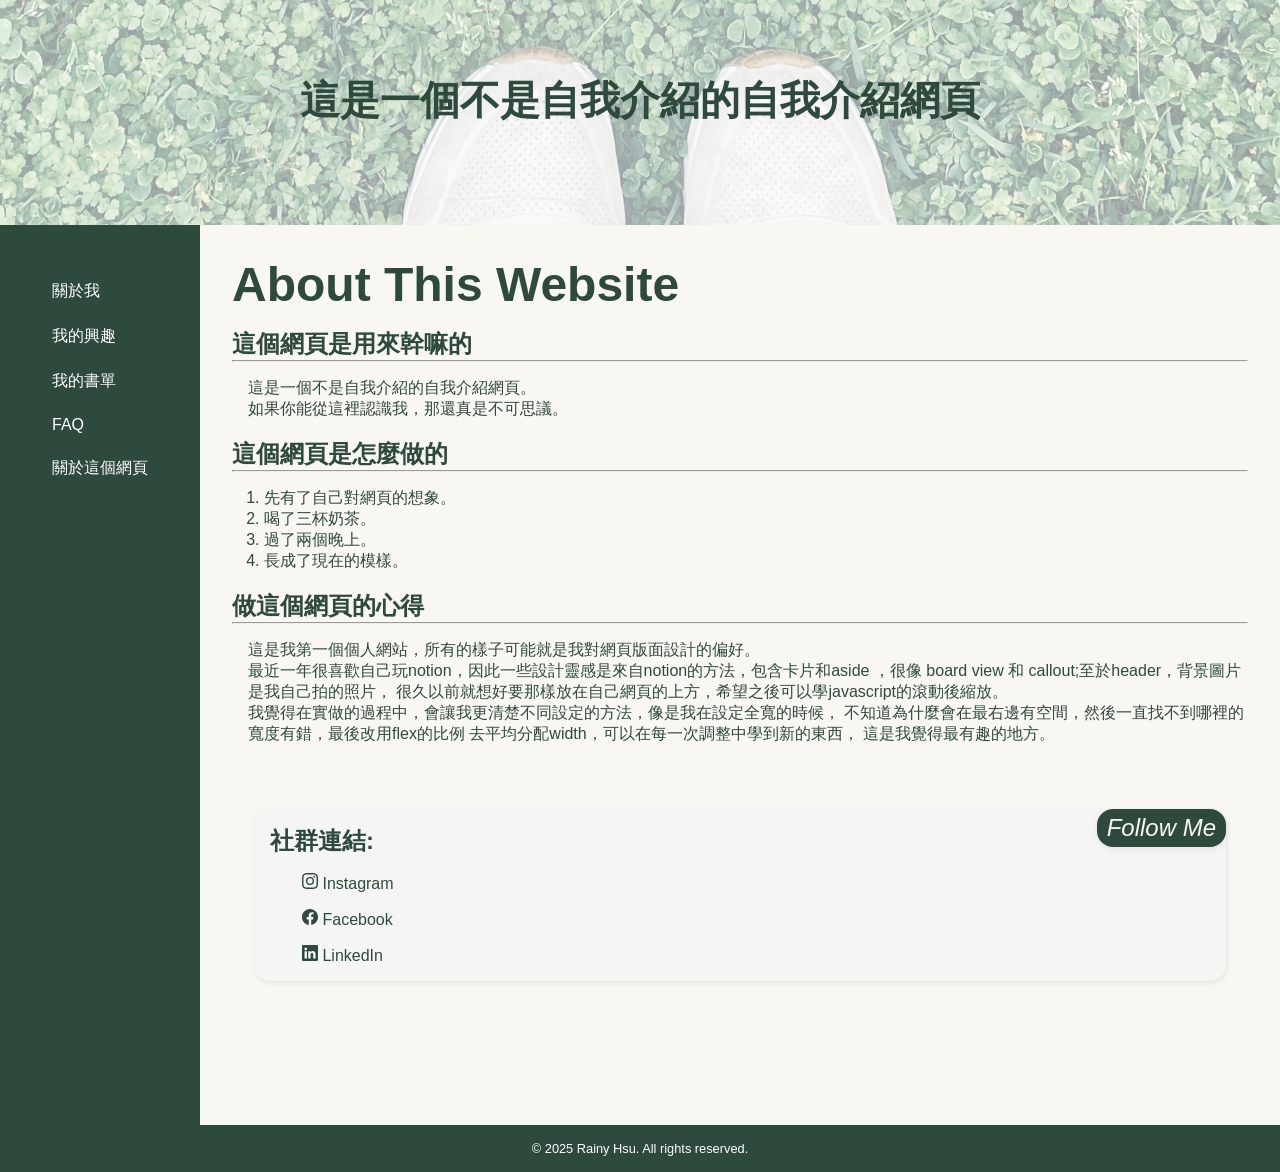
<file: website.html>
<!DOCTYPE html>
<html lang="zh-Hant">
  <head>
    <meta charset="UTF-8" />
    <meta name="viewport" content="width=device-width, initial-scale=1.0" />
    <title>不是自我介紹的自我介紹</title>
    <link rel="stylesheet" href="css/website.css" />
  </head>
  <body>
    <header>
      <div class="overlay">
        <h1>這是一個不是自我介紹的自我介紹網頁</h1>
      </div>
    </header>

    <div class="layout">
      <nav>
        <!-- <h1>Home</h1> -->
        <ul>
          <li><a href="index.html">關於我</a></li>
          <li><a href="interest.html">我的興趣</a></li>
          <li><a href="Books.html">我的書單</a></li>
          <li><a href="FAQ.html">FAQ</a></li>
          <li><a href="website.html">關於這個網頁</a></li>
        </ul>
      </nav>
      <div class="layout-right">
      <main>
        <section class="opening-box">
          <h1>About This Website</h1>
        </section>
        <section class="website-info">
            <h2>這個網頁是用來幹嘛的</h2>
            <hr />
              <p>這是一個不是自我介紹的自我介紹網頁。</p>
              <p>如果你能從這裡認識我，那還真是不可思議。</p>
              <br />
                <h2>這個網頁是怎麼做的</h2>
                <hr />
                <ol>
                    <li>先有了自己對網頁的想象。</li>
                    <li>喝了三杯奶茶。</li>
                    <li>過了兩個晚上。</li>
                    <li>長成了現在的模樣。</li>
                </ol>
                <br />
                <h2>做這個網頁的心得</h2>
                <hr />
                <p>這是我第一個個人網站，所有的樣子可能就是我對網頁版面設計的偏好。</p>
                <p>最近一年很喜歡自己玩notion，因此一些設計靈感是來自notion的方法，包含卡片和aside
                    ，很像 board view 和 callout;至於header，背景圖片是我自己拍的照片，
                    很久以前就想好要那樣放在自己網頁的上方，希望之後可以學javascript的滾動後縮放。</p>
                    <p>我覺得在實做的過程中，會讓我更清楚不同設定的方法，像是我在設定全寬的時候，
                        不知道為什麼會在最右邊有空間，然後一直找不到哪裡的寬度有錯，最後改用flex的比例
                        去平均分配width，可以在每一次調整中學到新的東西，
                        這是我覺得最有趣的地方。</p>
                    </p>
            </section>
      </main>
      <aside class="aside-desktop">
        <div class="follow-box">
        <h2>社群連結:</h2>
        <ul class="social-media">
          <li class="social-item">
            <svg xmlns="http://www.w3.org/2000/svg" width="16" height="16" fill="currentColor" class="bi bi-instagram" viewBox="0 0 16 16">
              <path d="M8 0C5.829 0 5.556.01 4.703.048 3.85.088 3.269.222 2.76.42a3.9 3.9 0 0 0-1.417.923A3.9 3.9 0 0 0 .42 2.76C.222 3.268.087 3.85.048 4.7.01 5.555 0 5.827 0 8.001c0 2.172.01 2.444.048 3.297.04.852.174 1.433.372 1.942.205.526.478.972.923 1.417.444.445.89.719 1.416.923.51.198 1.09.333 1.942.372C5.555 15.99 5.827 16 8 16s2.444-.01 3.298-.048c.851-.04 1.434-.174 1.943-.372a3.9 3.9 0 0 0 1.416-.923c.445-.445.718-.891.923-1.417.197-.509.332-1.09.372-1.942C15.99 10.445 16 10.173 16 8s-.01-2.445-.048-3.299c-.04-.851-.175-1.433-.372-1.941a3.9 3.9 0 0 0-.923-1.417A3.9 3.9 0 0 0 13.24.42c-.51-.198-1.092-.333-1.943-.372C10.443.01 10.172 0 7.998 0zm-.717 1.442h.718c2.136 0 2.389.007 3.232.046.78.035 1.204.166 1.486.275.373.145.64.319.92.599s.453.546.598.92c.11.281.24.705.275 1.485.039.843.047 1.096.047 3.231s-.008 2.389-.047 3.232c-.035.78-.166 1.203-.275 1.485a2.5 2.5 0 0 1-.599.919c-.28.28-.546.453-.92.598-.28.11-.704.24-1.485.276-.843.038-1.096.047-3.232.047s-2.39-.009-3.233-.047c-.78-.036-1.203-.166-1.485-.276a2.5 2.5 0 0 1-.92-.598 2.5 2.5 0 0 1-.6-.92c-.109-.281-.24-.705-.275-1.485-.038-.843-.046-1.096-.046-3.233s.008-2.388.046-3.231c.036-.78.166-1.204.276-1.486.145-.373.319-.64.599-.92s.546-.453.92-.598c.282-.11.705-.24 1.485-.276.738-.034 1.024-.044 2.515-.045zm4.988 1.328a.96.96 0 1 0 0 1.92.96.96 0 0 0 0-1.92m-4.27 1.122a4.109 4.109 0 1 0 0 8.217 4.109 4.109 0 0 0 0-8.217m0 1.441a2.667 2.667 0 1 1 0 5.334 2.667 2.667 0 0 1 0-5.334"/>
            </svg>
            <a href="https://www.instagram.com/nikki_o_nine/" target="_blank">Instagram</a>
          </li>
          <li class="social-item">
            <svg xmlns="http://www.w3.org/2000/svg" width="16" height="16" fill="currentColor" class="bi bi-facebook" viewBox="0 0 16 16">
              <path d="M16 8.049c0-4.446-3.582-8.05-8-8.05C3.58 0-.002 3.603-.002 8.05c0 4.017 2.926 7.347 6.75 7.951v-5.625h-2.03V8.05H6.75V6.275c0-2.017 1.195-3.131 3.022-3.131.876 0 1.791.157 1.791.157v1.98h-1.009c-.993 0-1.303.621-1.303 1.258v1.51h2.218l-.354 2.326H9.25V16c3.824-.604 6.75-3.934 6.75-7.951"/>
            </svg>
            <a href="https://www.facebook.com/rainie.hsu.37" target="_blank">Facebook</a>
          </li>
          <li class="social-item">
            <svg xmlns="http://www.w3.org/2000/svg" width="16" height="16" fill="currentColor" class="bi bi-linkedin" viewBox="0 0 16 16">
              <path d="M0 1.146C0 .513.526 0 1.175 0h13.65C15.474 0 16 .513 16 1.146v13.708c0 .633-.526 1.146-1.175 1.146H1.175C.526 16 0 15.487 0 14.854zm4.943 12.248V6.169H2.542v7.225zm-1.2-8.212c.837 0 1.358-.554 1.358-1.248-.015-.709-.52-1.248-1.342-1.248S2.4 3.226 2.4 3.934c0 .694.521 1.248 1.327 1.248zm4.908 8.212V9.359c0-.216.016-.432.08-.586.173-.431.568-.878 1.232-.878.869 0 1.216.662 1.216 1.634v3.865h2.401V9.25c0-2.22-1.184-3.252-2.764-3.252-1.274 0-1.845.7-2.165 1.193v.025h-.016l.016-.025V6.169h-2.4c.03.678 0 7.225 0 7.225z"/>
            </svg>
            <a href="#"  target="_blank">LinkedIn</a>
            </li>
            
          </ul>
          </div>
          <div class="carousel">
            <blockquote>
                <p class="quote-text">
                  Seize the identity you want for yourself.
                </p>
                <p class="quote-name">Supercalifragilisticexpialidocious</p>
                <p class="quote-date">2023/10/01</p>
              </blockquote>
              <svg
                xmlns="http://www.w3.org/2000/svg"
                fill="none"
                viewBox="0 0 24 24"
                stroke-width="1.5"
                stroke="currentColor"
                class="btn btn-left"
              >
                <path
                  stroke-linecap="round"
                  stroke-linejoin="round"
                  d="M15.75 19.5 8.25 12l7.5-7.5"
                />
              </svg>
              <svg
                xmlns="http://www.w3.org/2000/svg"
                fill="none"
                viewBox="0 0 24 24"
                stroke-width="1.5"
                stroke="currentColor"
                class="btn btn-right"
              >
                <path
                  stroke-linecap="round"
                  stroke-linejoin="round"
                  d="m8.25 4.5 7.5 7.5-7.5 7.5"
                />
              </svg>
              <div class="dots">
                <div class="dot dot-fill">&nbsp;</div>
                <div class="dot">&nbsp;</div>
                <div class="dot">&nbsp;</div>
                <div class="dot">&nbsp;</div>
              </div>
          </div>
      </aside>
      </div>
      <!-- <aside class="aside-mobile">
        <h2>社群連結</h2>
        <p>Instagram</p>
        <p>Facebook</p>
        <p>LinkedIn</p>
      </aside> -->
  </div>
  <footer>
    <p>&copy; 2025 Rainy Hsu. All rights reserved.</p>
  </footer>

  </body>
</html>
</file>
<file: css/style.css>
/* deep-green: #2e4a3c;
  muted-teal: #4f665d;
  cream: #f9f7f1;
  warm-apricot: #d7a46c;
  dark-purple: #5a4d5c; */
* {
  box-sizing: border-box;
  margin: 0;
  padding: 0;
}

html {
  font-size: 16px;
  scroll-behavior: smooth;
}

body {
  margin: 0;
  font-family: "Noto Sans TC", Comic Sans MS, sans-serif;
  background-color: #f9f7f1;
  color: #2e4a3c;
}
header {
  background-size: cover;
  background-position: center;
  height: 30vh;
  width: 100%;
  background-image: url("../img/IMG_9250.png");
  position: relative;
}
header .overlay {
  background-color: rgba(255, 255, 255, 0.6);
  width: 100vw;
  height: 30vh;
  padding: 1.5rem;
  color: white;
  display: flex;
  justify-content: center;
  align-items: center;
  text-align: center;
}

header h1 {
  display: flex;
  font-size: 3rem;
  color: #2e4a3c;
  position: absolute;
}
.layout {
  width: 100vw;
  height: 100vh;
  display: flex;
  flex-wrap: wrap;
  overflow-x: hidden;
}

nav {
  flex: 1;
  /* width: 20vw; */
  background-color: #2e4a3c;
  color: white;
  height: auto;
  padding: 2em 1em;
  display: flex;
  position: static;
  top: 2em;
  flex-direction: column;
  gap: 1.5rem;
  justify-content: top;
  align-items: center;
  max-width: 200px;
}

nav ul {
  list-style: none;
  padding: 0;
  margin: 0;
  display: inline-block;
}
nav li {
  margin: 1.5rem 0;
}
nav a {
  display: inline-block;
  color: white;
  text-decoration: none;
  font-size: 1rem;
  transition: color 0.3s, transform 0.3s;
}
nav a:hover {
  color: #d7a46c;
  transform: translateY(-3px);
}
.opening-box h1 {
  font-size: 3rem;
  color: #2e4a3c;
  margin-bottom: 1rem;
  /* margin-left: 2rem; */
}
.layout-right {
  height: fit-content;
}
main {
  width: 60vw;
  padding: 1.5rem 0 1.5rem 2rem;
  /* flex-grow: 1; */
  display: flex;
  flex-direction: column;
  min-width: 0;
  flex: 1;
}

.profile-box {
  margin-top: 1rem;
  background-color: white;
  padding: 1rem;
  border-radius: 5rem;
  box-shadow: 0 2px 8px rgba(0, 0, 0, 0.05);
  margin-bottom: 2rem;
  display: flex;
  justify-content: center;
  gap: 1rem;
  align-items: center;
}

.text-info {
  height: fit-content;
  justify-content: center;
  align-content: center;
  padding-right: 0rem;
  font-size: 1rem;
  order: 2;
  margin-left: 2rem;

  /* margin-left: 3%; */
}
.img-info {
  width: auto;
  height: fit-content;
  /* margin-right: 5%; */
  border-radius: 20%;
  order: 1;
}
.profile-box img {
  width: 100%;
  max-width: 400px;
  height: auto;
  border-radius: 20%;
}
.profile-box p {
  margin: 0.5rem 0;
}
.card-container {
  display: grid;
  grid-template-columns: repeat(auto-fit, minmax(250px, 1fr));
  gap: 0.05rem;
}

.card {
  background-color: white;
  border-radius: 1rem;
  margin: 1rem;
  padding: 1.5rem;
  box-shadow: 0 2px 6px rgba(0, 0, 0, 0.08);
  transition: transform 0.3s;
  text-decoration: none;
  color: #2e4a3c;
}

.card:hover {
  transform: translateY(-5px);
}

.card h3 {
  margin-top: 0;
}
.card p {
  margin: 0.5rem 0;
  font-size: 0.9rem;
  color: #4f665d;
}
.aside-desktop {
  position: fixed;
  top: 30%;
  right: 2rem;
}
.follow-box {
  width: 20vw;
  flex: 1;
  /* width: 20vw; */

  /* max-width: 280px; */
  background-color: #f5f5f5;
  margin: 3rem 4rem 0 3rem;
  padding: 1rem;
  border-radius: 1rem;
  box-shadow: 1px 2px 5px rgba(0, 0, 0, 0.08);
  position: sticky;
  top: 5rem;
  height: fit-content;
}

.social-media {
  flex: 0;
  width: auto;
  list-style: none;
  display: flex;
  flex-direction: column;
  gap: 1rem;
  margin-top: 1rem;
  padding-left: 2rem;
  margin-right: 2rem;
}
.social-items {
  display: grid;
  grid-template-columns: auto 1fr;
  align-items: center;
  gap: 0.5rem;
  margin-bottom: 0.5rem;
}
.social-media a {
  display: inline-block;
  text-decoration: none;
  color: #2e4a3c;
  font-size: 1rem;
  transition: color 0.3s, transform 0.3s;
}
.social-media a:hover {
  color: #d7a46c;
  transform: translateY(-5px);
}
.follow-box::after {
  content: "Follow Me";
  display: inline-block;
  font-size: 1.5em;
  font-style: italic;
  background-color: #2e4a3c;
  color: #f9f7f1;
  border-radius: 1rem;
  position: absolute;
  top: 0px;
  right: 0px;
  padding: 5px 10px;
  box-shadow: 0 2px 6px rgba(0, 0, 0, 0.08);
}

.carousel {
  background-color: rgba(46, 74, 60, 0.8);
  width: 75%;
  height: 200px;
  justify-content: center;
  justify-self: center;
  padding: 2rem;
  display: flex;
  align-items: center;
  border-radius: 16px;
  position: relative;
  box-shadow: 0 0 20px rgba(0, 0, 0, 0.2);
  transform: translateY(50%);
}
.btn {
  width: 20px;
  height: 20px;
  position: absolute;
  top: 50%;
  transform: translateY(-50%);
  background-color: rgba(255, 255, 255, 0.8);
  border-radius: 50%;
  transform: scale(1.6);
  color: #2e4a3c;
  display: flex;
  box-shadow: 0 0 10px rgba(0, 0, 0, 0.2);
}
.btn-left {
  left: 0px;
  top: 50%;
  transform: translate(-50%, -50%), scale(1.6);
  display: flex;
}
.btn-right {
  right: 0px;
  top: 50%;
  transform: translate(50%, -50%), scale(1.6);
}
.btn:hover {
  cursor: pointer;
  background-color: #d7a46c;
  color: #fff9db;
}
.quote-text {
  font-size: 18px;
  color: #fff9db;
  line-height: 1.5;
  margin-bottom: 32px;
}
.quote-name {
  font-size: 14px;
  color: #fff9db;
  margin-bottom: 8px;
}
.quote-date {
  font-size: 12px;
  color: #fff9db;
}
.dot {
  width: 8px;
  height: 8px;
  background-color: #fff;
  border: 1px solid #4f665d;
  box-shadow: 0 0 10px rgba(0, 0, 0, 0.2);
  border-radius: 50%;
}
.dots {
  display: flex;
  gap: 12px;
  position: absolute;
  left: 50%;
  bottom: -32px;
  transform: translate(-50%, 50%);
}
.dot-fill {
  background-color: #4f665d;
  width: 12px;
  height: 12px;
  border-radius: 50%;
  box-shadow: 0 0 10px rgba(0, 0, 0, 0.2);
}
footer {
  background-color: #2e4a3c;
  color: white;
  text-align: center;
  padding: 1rem;

  bottom: 0;
  width: 100%;
  font-size: 0.8rem;
}
@media screen and (max-width: 1400px) {
  .layout-right {
    flex: 1;
    width: 100%;
    max-width: 100%;
    display: flex;
    flex-direction: column;
    align-items: center;
    padding: 0;
  }
  .aside-desktop {
    flex: 0;
    position: static;
    width: 100%;
  }
  .follow-box {
    width: 90%;
    margin: 2rem auto;
    position: static;
    position: relative;
    top: 0;
  }
  main {
    width: 100%;
    padding: 2rem;
    flex: 1;
    max-width: 100%;
  }


  .social-media::after {
    position: absolute;
  }
  .carousel {
    display: none;
  }
  header{
    height: 25vh;
    justify-content: center;
    align-items: center;
  }
  header .overlay {
    height: 25vh;
  }
  header h1{
    font-size: 2.5rem;
  }
}
@media (max-width: 768px) {
  header {
    height: 10vh;

  }
  header .overlay {
    height: 10vh;
    justify-content: center;
    align-items: center;
  }
  header h1 {
    font-size: 2rem;
    margin-bottom: 0;
  }
  nav {
    flex: 0;
    flex-shrink: 0;
    margin: 0;
    padding: 0;
  }
  nav ul {
    display: flex;
    flex-direction: row;
    position: absolute;
    top: 10vh;
    background-color: #2e4a3c;
    left: 50%;
    transform: translateX(-50%);
    width: 100%;
    justify-content: space-between;
  }
  nav li {
    font-size: 0.6em;
    margin: 0 1rem;
    padding: 0.5rem 1rem;
    display: flex;
    flex-direction: row;
    margin: 0;
  }
  .opening-box h1 {
    font-size: 3rem;
    margin-top: 2rem;
    margin-left: 1rem;
  }
  main {
    width: 100%;
    padding: 2rem;
    flex: 1;
    max-width: 100%;
  }
  .profile-box {
    flex-direction: column;
    align-items: center;
  }
  .aside-desktop {
    position: static;
    width: 100%;
    top: 0;
    justify-content: center;
    align-items: center;
    margin-top: 2rem;
  }
  .follow-box {
    width: 90%;
    margin: 2rem auto;
    position: static;
    position: relative;
    top: 0;
  }

  .social-media::after {
    position: absolute;
  }
  .carousel {
    display: none;
  }
}
</file>
<file: css/books.css>
* {
  box-sizing: border-box;
  margin: 0;
  padding: 0;
}

html {
  font-size: 16px;
  scroll-behavior: smooth;
}

body {
  margin: 0;
  font-family: "Noto Sans TC", Comic Sans MS, sans-serif;
  background-color: #f9f7f1;
  color: #2e4a3c;
}
header {
  background-size: cover;
  background-position: center;
  height: 30vh;
  width: 100%;
  background-image: url("../img/IMG_9250.png");
  position: relative;
}
header .overlay {
  background-color: rgba(255, 255, 255, 0.6);
  width: 100vw;
  height: 30vh;
  padding: 1.5rem;
  color: white;
  display: flex;
  justify-content: center;
  align-items: center;
  text-align: center;
}

header h1 {
  display: flex;
  font-size: 3rem;
  color: #2e4a3c;
  position: absolute;
  margin-bottom: 1.5rem;
}
.layout {
  width: 100vw;
  height: 100vh;
  display: flex;
  flex-wrap: wrap;
  overflow-x: hidden;
}

nav {
  flex: 1;
  /* width: 20vw; */
  background-color: #2e4a3c;
  color: white;
  height: auto;
  padding: 2em 1em;
  display: flex;
  position: static;
  top: 2em;
  flex-direction: column;
  gap: 1.5rem;
  justify-content: top;
  align-items: center;
  max-width: 200px;
}

nav ul {
  list-style: none;
  padding: 0;
  margin: 0;
  display: inline-block;
}
nav li {
  margin: 1.5rem 0;
}
nav a {
  display: inline-block;
  color: white;
  text-decoration: none;
  font-size: 1rem;
  transition: color 0.3s, transform 0.3s;
}
nav a:hover {
  color: #d7a46c;
  transform: translateY(-3px);
}
.opening-box h1 {
  font-size: 3rem;
  color: #2e4a3c;
  margin-bottom: 1rem;
}
main {
    flex: 1;
    width: 60vw;
    padding: 1.5rem 0 1.5rem 2rem;
    display: flex;
    flex-direction: column;
}
.layout-right {
  flex: 2;
  max-width: 100%;
  width: 100%;
  padding: 1.5rem;
  display: flex;
  flex-direction: column;
  min-width: 0;
  padding: 0;
}
.page-info {
  margin-bottom: 3rem;
  background-color: #d7a46c;
  padding: 0.1rem 0.5rem;
  border-radius: 5px;
}
#myContainer {
    display: flex;
    flex-wrap: wrap;
    justify-content: center;
    gap: 1rem;
    padding: 1rem;
    height: fit-content;
}

.myBook {
    flex: 0 0 240px;
    max-width: 200px;
    display: flex;
    flex-direction: column;
    align-items: center;
    margin-top: 2rem;
    margin-bottom: 2rem;
}

.myBook img {
  max-width: 200px;
  height: 25vh;
  object-fit: cover;
  display: block;
  margin: 0 auto;
  transform: perspective(300px) rotateY(45deg);
  transform-style: preserve-3d;
}

.myBook h3 {
  font-size: 1rem;
  text-align: center;

  transform: translateY(-40px);
}
.myBook h4 {
  font-size: 1rem;
  text-align: center;

  transform: translateY(20px);
}

.myBook img:hover {
  transform: perspective(300px) rotateY(0deg);
  transition: transform 1s ease-in-out;
  box-shadow: 0 4px 8px rgba(0, 0, 0, 0.2);
}

.myBook:hover,
.myBook:hover h3,
.myBook:hover h4 {
  color: #d7a46c;
  font-size: 1.2rem;
  transition: transform 1s ease-in-out, font-size 1s ease-in-out,
    color 1s ease-in-out;
}

.MoreAbout {
  justify-content: center;
  align-items: center;
  margin-top: 6rem;
  background-color: rgba(215, 164, 108, 0.3);
  padding: 2rem;
  border-radius: 1rem;
}
.MoreAbout h2 {
  font-size: 1.8rem;
  color: #2e4a3c;
  text-align: center;
  margin-bottom: 1rem;
  font-weight: 600;
}
.MoreAboutText {
  margin: 1rem 0;
  font-size: 1.2rem;
}
.MoreAbout p {
  font-size: 1em;
  color: #2e4a3c;
  line-height: 2;
}
.MoreAbout ul {
  list-style-type: disclosure-closed;
  padding-left: 1em;
}
.MoreAbout ul li {
  line-height: 2;
  transition: color 0.3s, transform 0.3s;
}
.MoreAbout a {
  color: #2e4a3c;
  text-decoration: none;
}
.MoreAbout li:hover {
  color: #d7a46c;
  transform: translateY(-3px);
}
.MoreAbout a:visited {
  color: #5a4d5c;
}
.aside-desktop {
    position: fixed;
    top: 30%;
    right: 2rem;
}
.follow-box {
  width: 20vw;
  flex: 1;
  /* width: 20vw; */

  /* max-width: 280px; */
  background-color: #f5f5f5;
  margin: 3rem 4rem 0 3rem;
  padding: 1rem;
  border-radius: 1rem;
  box-shadow: 1px 2px 5px rgba(0, 0, 0, 0.08);
  position: sticky;
  top: 5rem;
  height: fit-content;
}

.social-media {
    flex: 0;
  width: auto;
  list-style: none;
  display: flex;
  flex-direction: column;
  gap: 1rem;
  margin-top: 1rem;
  padding-left: 2rem;
  margin-right: 2rem;
}
.social-items {
  display: grid;
  grid-template-columns: auto 1fr;
  align-items: center;
  gap: 0.5rem;
  margin-bottom: 0.5rem;
}
.social-media a {
  display: inline-block;
  text-decoration: none;
  color: #2e4a3c;
  font-size: 1rem;
  transition: color 0.3s, transform 0.3s;
}
.social-media a:hover {
  color: #d7a46c;
  transform: translateY(-5px);
}
.follow-box::after {
  content: "Follow Me";
  display: inline-block;
  font-size: 1.5em;
  font-style: italic;
  background-color: #2e4a3c;
  color: #f9f7f1;
  border-radius: 1rem;
  position: absolute;
  top: 0px;
  right: 0px;
  padding: 5px 10px;
  box-shadow: 0 2px 6px rgba(0, 0, 0, 0.08);
}
.carousel {
    background-color: rgba(46, 74, 60, 0.8);
    width: 75%;
    height: 200px;
    justify-content: center;
    justify-self: center;
    padding: 2rem;
    display: flex;
    align-items: center;
    border-radius: 16px;
    position: relative;
    box-shadow: 0 0 20px rgba(0, 0, 0, 0.2);
    transform: translateY(50%);
    position: sticky;
}
.btn {
  width: 20px;
  height: 20px;
  position: absolute;
  top: 50%;
  transform: translateY(-50%);
  background-color: rgba(255, 255, 255, 0.8);
  border-radius: 50%;
  transform: scale(1.6);
  color: #2e4a3c;
  display: flex;
  box-shadow: 0 0 10px rgba(0, 0, 0, 0.2);
}
.btn-left {
  left: 0px;
  top: 50%;
  transform: translate(-50%, -50%), scale(1.6);
  display: flex;
}
.btn-right {
  right: 0px;
  top: 50%;
  transform: translate(50%, -50%), scale(1.6);
}
.btn:hover {
  cursor: pointer;
  background-color: #d7a46c;
  color: #fff9db;
}
.quote-text {
  font-size: 18px;
  color: #fff9db;
  line-height: 1.5;
  margin-bottom: 32px;
}
.quote-name {
  font-size: 14px;
  color: #fff9db;
  margin-bottom: 8px;
}
.quote-date {
  font-size: 12px;
  color: #fff9db;
}
.dot {
  width: 8px;
  height: 8px;
  background-color: #fff;
  border: 1px solid #4f665d;
  box-shadow: 0 0 10px rgba(0, 0, 0, 0.2);
  border-radius: 50%;
}
.dots {
  display: flex;
  gap: 12px;
  position: absolute;
  left: 50%;
  bottom: -32px;
  transform: translate(-50%, 50%);
}
.dot-fill {
  background-color: #4f665d;
  width: 12px;
  height: 12px;
  border-radius: 50%;
  box-shadow: 0 0 10px rgba(0, 0, 0, 0.2);
}
footer {
  background-color: #2e4a3c;
  color: white;
  text-align: center;
  padding: 1rem;
  position: relative;
  bottom: 0;
  width: 100%;
  font-size: 0.8rem;
}
@media screen and (max-width: 1400px) {
  .layout-right {
    flex: 1;
    width: 100%;
    max-width: 100%;
    display: flex;
    flex-direction: column;
    align-items: center;
  }
  .page-info {
    font-size: 0.8rem;
  }
  .aside-desktop {
    flex: 0;
    position: static;
    width: 100%;
  }
  main {
    width: 100%;

    padding: 2rem;
    flex: 1;
    max-width: 100%;
  }
  #myContainer {
    display: flex;
    height: fit-content;
    flex-wrap: wrap;
    justify-content: center;
    gap: 5rem;
    padding: 1rem;
}

  .myImg {
    overflow: visible;
  }
  .follow-box {
    width: 90%;
    margin: 2rem auto;
    position: static;
    position: relative;
    top: 0;
  }

  .social-media::after {
    position: absolute;
  }
  .carousel {
    display: none;
  }
  .post-box {
    max-width: 100%;
  }
  .post-info {
    padding-left: 1rem;
  }
  .pic-container {
    height: auto;
  }
  header{
    height: 25vh;
    justify-content: center;
    align-items: center;
  }
  header .overlay {
    height: 25vh;
  }
  header h1{
    font-size: 2.5rem;
  }
}

@media (max-width: 768px) {
    header {
        height: 10vh;
    
      }
      header .overlay {
        height: 10vh;
        justify-content: center;
        align-items: center;
      }
      header h1 {
        font-size: 2rem;
        margin-bottom: 0;
      }
  nav {
    flex: 0;
    flex-shrink: 0;
    margin: 0;
    padding: 0;
  }
  nav ul {
    display: flex;
    flex-direction: row;
    position: absolute;
    top: 10vh;
    background-color: #2e4a3c;
    left: 50%;
    transform: translateX(-50%);
    width: 100%;
    justify-content: space-between;
  }
  nav li {
    font-size: 0.6em;
    margin: 0 1rem;
    padding: 0.5rem 1rem;
    display: flex;
    flex-direction: row;
    margin: 0;
  }
  .opening-box h1 {
    font-size: 3rem;
    margin-top: 2rem;
    margin-left: 1rem;
  }
  main {
    height: fit-content;
    width: 100%;
    padding: 1rem;
    flex: 1;
    max-width: 100%;
  }
  .mycontainer {
    position: relative;
    width: 100%;
    
    display: flex;
    flex-wrap: wrap;
    justify-content: space-between;

  }

  .myimg {
    overflow: visible;
  }

  .profile-box {
    flex-direction: column;
    align-items: center;
  }
  .aside-desktop {
    position: static;
    width: 100%;
    top: 0;
    justify-content: center;
    align-items: center;
    margin-top: 2rem;
  }
  .follow-box {
    width: 90%;
    margin: 2rem auto;
    position: static;
    position: relative;
    top: 0;
  }

  .social-media::after {
    position: absolute;
  }
  .carousel {
    display: none;
  }
}
</file>
<file: css/FAQ.css>
/* deep-green: #2e4a3c;
  muted-teal: #4f665d;
  cream: #f9f7f1;
  warm-apricot: #d7a46c;
  dark-purple: #5a4d5c; */
* {
  box-sizing: border-box;
  margin: 0;
  padding: 0;
}

html {
  font-size: 16px;
  scroll-behavior: smooth;
}

body {
  margin: 0;
  font-family: "Noto Sans TC", Comic Sans MS, sans-serif;
  background-color: #f9f7f1;
  color: #2e4a3c;
}
header {
  background-size: cover;
  background-position: center;
  height: 30vh;
  width: 100%;
  background-image: url("../img/IMG_9250.png");
  position: relative;
}
header .overlay {
  background-color: rgba(255, 255, 255, 0.6);
  width: 100vw;
  height: 30vh;
  padding: 1.5rem;
  color: white;
  display: flex;
  justify-content: center;
  align-items: center;
  text-align: center;
}
header h1 {
  display: flex;
  font-size: 3rem;
  color: #2e4a3c;
  position: absolute;
}

.opening-box h1 {
  font-size: 3rem;
  color: #2e4a3c;
  margin-bottom: 1rem;
}
.layout {
  width: 100vw;
  height: 100vh;
  display: flex;
  flex-wrap: wrap;
  overflow-x: hidden;
}

nav {
  flex: 1;
  /* width: 20vw; */
  background-color: #2e4a3c;
  color: white;
  height: auto;
  padding: 2em 1em;
  display: flex;
  position: static;
  top: 2em;
  flex-direction: column;
  gap: 1.5rem;
  justify-content: top;
  align-items: center;
  max-width: 200px;
}

nav ul {
  list-style: none;
  padding: 0;
  margin: 0;
  display: inline-block;
}
nav li {
  margin: 1.5rem 0;
}
nav a {
  display: inline-block;
  color: white;
  text-decoration: none;
  font-size: 1rem;
  transition: color 0.3s, transform 0.3s;
}
nav a:hover {
  color: #d7a46c;
  transform: translateY(-3px);
}
main h1 {
  font-size: 3rem;
  color: #2e4a3c;

  margin: 0.8rem;
}
.layout-right {
  height: fit-content;
}
main {
  flex: 2;
  max-width: 60vw;
  padding: 1.5rem 0 1.5rem 2rem;
  display: flex;
  flex-direction: column;
  min-width: 0;

}
* {
  padding: 0;
  margin: 0;
  box-sizing: border-box;
}

.accordion {
  flex: 2;
  margin: 2rem auto;
  display: flex;
  flex-direction: column;
  gap: 24px;
}
.icon {
  width: 24px;
  height: 24px;
  color: #868e96;
}
.accordion-item {
  display: grid;
  grid-template-columns: auto 1fr auto;
  padding: 24px;
  column-gap: 24px;
  row-gap: 32px;
  box-shadow: 0 0 24px rgba(0, 0, 0, 0.1);
}
.hidden-box {
  grid-column: 2/3;
  display: none;
}
.hidden-box p {
  line-height: 1.6;
  margin-bottom: 24px;
}
.hidden-box ul {
  display: flex;
  flex-direction: column;
  gap: 12px;
  margin-left: 20px;
  color: #868e96;
  line-height: 1.5rem;
}

.numbers {
  color: #a2aebb;
  font-size: 24px;
  font-weight: 700;
}
.text {
  color: #343a40;
  font-size: 24px;
  font-weight: 700;
}
/* OPEN STATE */
.open {
  border-top: 4px solid #2e4a3c;
}
.open .hidden-box {
  display: block;
}
.open .numbers {
  color: #4f665d;
}
.open .text {
  color: #4f665d;
}
.open .icon {
  color: #a2aebb;
}
.aside-desktop {
  position: fixed;
  top: 30%;
  right: 2rem;
}
.follow-box {
  width: 20vw;
  min-width: 0;
  flex: 1;
  /* width: 20vw; */
  /* max-width: 280px; */
  background-color: #f5f5f5;
  margin: 3rem 4rem 0 3rem;
  padding: 1rem;
  border-radius: 1rem;
  box-shadow: 1px 2px 5px rgba(0, 0, 0, 0.08);
  position: sticky;
  top: 5rem;
  height: fit-content;
}

.social-media {
  flex: 0;
  width: auto;
  list-style: none;
  display: flex;
  flex-direction: column;
  gap: 1rem;
  margin-top: 1rem;
  padding-left: 2rem;
  margin-right: 2rem;
}
.social-items {
  display: grid;
  grid-template-columns: auto 1fr;
  align-items: center;
  gap: 0.5rem;
  margin-bottom: 0.5rem;
}
.social-media a {
  display: inline-block;
  text-decoration: none;
  color: #2e4a3c;
  font-size: 1rem;
  transition: color 0.3s, transform 0.3s;
}
.social-media a:hover {
  color: #d7a46c;
  transform: translateY(-5px);
}
.follow-box::after {
  content: "Follow Me";
  display: inline-block;
  font-size: 1.5em;
  font-style: italic;
  background-color: #2e4a3c;
  color: #f9f7f1;
  border-radius: 1rem;
  position: absolute;
  top: 0px;
  right: 0px;
  padding: 5px 10px;
  box-shadow: 0 2px 6px rgba(0, 0, 0, 0.08);
}
.carousel {
  background-color: rgba(46, 74, 60, 0.8);
  width: 75%;
  height: 200px;
  justify-content: center;
  justify-self: center;
  padding: 2rem;
  display: flex;
  align-items: center;
  border-radius: 16px;
  position: relative;
  box-shadow: 0 0 20px rgba(0, 0, 0, 0.2);
  transform: translateY(50%);
}
.btn {
  width: 20px;
  height: 20px;
  position: absolute;
  top: 50%;
  transform: translateY(-50%);
  background-color: rgba(255, 255, 255, 0.8);
  border-radius: 50%;
  transform: scale(1.6);
  color: #2e4a3c;
  display: flex;
  box-shadow: 0 0 10px rgba(0, 0, 0, 0.2);
}
.btn-left {
  left: 0px;
  top: 50%;
  transform: translate(-50%, -50%), scale(1.6);
  display: flex;
}
.btn-right {
  right: 0px;
  top: 50%;
  transform: translate(50%, -50%), scale(1.6);
}
.btn:hover {
  cursor: pointer;
  background-color: #d7a46c;
  color: #fff9db;
}
.quote-text {
  font-size: 18px;
  color: #fff9db;
  line-height: 1.5;
  margin-bottom: 32px;
}
.quote-name {
  font-size: 14px;
  color: #fff9db;
  margin-bottom: 8px;
}
.quote-date {
  font-size: 12px;
  color: #fff9db;
}
.dot {
  width: 8px;
  height: 8px;
  background-color: #fff;
  border: 1px solid #4f665d;
  box-shadow: 0 0 10px rgba(0, 0, 0, 0.2);
  border-radius: 50%;
}
.dots {
  display: flex;
  gap: 12px;
  position: absolute;
  left: 50%;
  bottom: -32px;
  transform: translate(-50%, 50%);
}
.dot-fill {
  background-color: #4f665d;
  width: 12px;
  height: 12px;
  border-radius: 50%;
  box-shadow: 0 0 10px rgba(0, 0, 0, 0.2);
}
footer {
  background-color: #2e4a3c;
  color: white;
  text-align: center;
  padding: 1rem;
  position: relative;
  bottom: 0;
  width: 100%;
  font-size: 0.8rem;
}
@media screen and (max-width: 1400px) {
  .layout-right {
    flex: 1;
    width: 100%;
    max-width: 100%;
    display: flex;
    flex-direction: column;
    align-items: center;
  }
  main {
    width: 100%;
    padding: 2rem;
    flex: 1;
    max-width: 100%;
  }
  .aside-desktop {
    flex: 0;
    position: static;
    width: 100%;
  }
  .follow-box {
    width: 90%;
    margin: 2rem auto;
    position: static;
    position: relative;
    top: 0;
  }

  .social-media::after {
    position: absolute;
  }
  .carousel {
    display: none;
  }
  header {
    height: 25vh;
    justify-content: center;
    align-items: center;
  }
  header .overlay {
    height: 25vh;
  }
  header h1 {
    font-size: 2.5rem;
  }
}
@media (max-width: 768px) {
  header {
    height: 10vh;
  }
  header .overlay {
    height: 10vh;
  }
  header h1 {
    font-size: 2rem;
    position: absolute;
    top: 2rem;
  }
  nav {
    flex: 0;
    flex-shrink: 0;
    margin: 0;
    padding: 0;
  }
  nav ul {
    display: flex;
    flex-direction: row;
    position: absolute;
    top: 10vh;
    background-color: #2e4a3c;
    left: 50%;
    transform: translateX(-50%);
    width: 100%;
    justify-content: space-between;
  }
  nav li {
    font-size: 0.6em;
    margin: 0 1rem;
    padding: 0.5rem 1rem;
    display: flex;
    flex-direction: row;
    margin: 0;
  }
  .opening-box h1 {
    font-size: 3rem;
    margin-top: 2rem;
    margin-left: 1rem;
  }
  main {
    width: 100%;
    padding: 1rem;
    flex: 1;
    max-width: 100%;
  }
  .profile-box {
    flex-direction: column;
    align-items: center;
  }
  .aside-desktop {
    position: static;
    width: 100%;
    top: 0;
    justify-content: center;
    align-items: center;
    margin-top: 2rem;
  }
  .follow-box {
    width: 90%;
    margin: 2rem auto;
    position: static;
    position: relative;
    top: 0;
  }

  .social-media::after {
    position: absolute;
  }
  .carousel {
    display: none;
  }
}
</file>
<file: css/interest.css>
/* deep-green: #2e4a3c;
  muted-teal: #4f665d;
  cream: #f9f7f1;
  warm-apricot: #d7a46c;
  dark-purple: #5a4d5c; */
* {
  box-sizing: border-box;
  margin: 0;
  padding: 0;
}

html {
  font-size: 16px;
  scroll-behavior: smooth;
}

body {
  margin: 0;
  font-family: "Noto Sans TC", Comic Sans MS, sans-serif;
  background-color: #f9f7f1;
  color: #2e4a3c;
}
header {
  background-size: cover;
  background-position: center;
  height: 30vh;
  width: 100%;
  background-image: url("../img/IMG_9250.png");
  position: relative;

}
header .overlay {
  background-color: rgba(255, 255, 255, 0.6);
  width: 100vw;
  height: 30vh;
  padding: 1.5rem;
  color: white;
  display: flex;
  justify-content: center;
  align-items: center;
  text-align: center;
}

header h1 {
  display: flex;
  font-size: 3rem;
  color: #2e4a3c;
  position: absolute;
  margin-bottom: 1.5rem;
}
.layout {
  width: 100vw;
  height: 100vh;
  display: flex;
  flex-wrap: wrap;
  overflow-x: hidden;
  
}

nav {
  flex: 1;
  /* width: 20vw; */
  background-color: #2e4a3c;
  color: white;
  height: auto;
  padding: 2em 1em;
  display: flex;
  position: static;
  top: 2em;
  flex-direction: column;
  gap: 1.5rem;
  justify-content: top;
  align-items: center;
  max-width: 200px;
  z-index: 3;
}

nav ul {
  list-style: none;
  padding: 0;
  margin: 0;
  display: inline-block;
}
nav li {
  margin: 1.5rem 0;
}
nav a {
  display: inline-block;
  color: white;
  text-decoration: none;
  font-size: 1rem;
  transition: color 0.3s, transform 0.3s;
}
nav a:hover {
  color: #d7a46c;
  transform: translateY(-3px);
}
.opening-box h1 {
  font-size: 3rem;
  color: #2e4a3c;
  margin-bottom: 1rem;
}

main {
  flex: 1;
  width: 60vw;
  padding: 1.5rem 0 1.5rem 2rem;
  display: flex;
  flex-direction: column;

}
.layout-right {
  flex: 2;
  width: 100%;
  padding: 1.5rem;
  display: flex;
  flex-direction: column;
  min-width: 0;
  padding: 0;
  height: fit-content;
}
.page-info {
  display: flex;
  flex-direction: column;
  gap: 1rem;
  margin-bottom: 2rem;
}
.page-info h2 {
  background-color: #d7a46c;
  border-radius: 5px;
  padding: 0.1rem 0.5rem;
}
.post-container {
  display: grid;
  grid-template-columns: repeat(auto-fit, minmax(300px, 1fr));
  gap: 1rem;
  overflow: hidden;

  
}
.interest-post {
  background-color: #f5f5f5;
  padding: 1rem;
  border: #2e4a3c 1.5px solid;
  border-radius: 0 0 1rem 1rem;
  box-shadow: 0px 2px 5px rgba(0, 0, 0, 0.08);
  margin-bottom: 0.5rem;
  height: 100%;
  display: flex;
  flex-direction: column;
  border-radius: 0.5rem;

  /* justify-content: center; */
  /* align-items: center; */
  padding: 0;
  border-radius: 0.5rem;
}
.post-box {
  position: relative;
  max-width: 25vw;
  border-radius: 5px;
  z-index: 2;
}
.post-box:hover {
  box-shadow: 0px 4px 10px rgba(0, 0, 0, 0.1);
  transform: translateY(-5px);

  transition: transform 0.3s, box-shadow 0.3s;
}

.interest-info {
  display: flex;
  position: absolute;
  width: auto;
  flex-direction: column;
  background-color: #4f665d;
  color: #f5f5f5;
  padding: 0.5rem;
  border-radius: 0.5rem 0.5rem 0 0;
  width: 100%;
}
hr {
  border: #2e4a3c 1.5px solid;
}
.post-info {
  padding-left: 2rem;
  padding-top: 0.5rem;
  background-color: white;
}
.pic-container {
  height: auto;
  display: flex;
  justify-content: center;
  align-items: center;
  overflow: hidden;
  border-radius: 0.5rem 0.5rem 0 0;
}

img {
  height: auto;
  width: 100%;
  object-fit: contain;
}
.aside-desktop {
  position: fixed;
  top: 30%;
  right: 2rem;
}
.follow-box {
  width: 20vw;
  flex: 1;
  /* width: 20vw; */

  /* max-width: 280px; */
  background-color: #f5f5f5;
  margin: 3rem 4rem 0 3rem;
  padding: 1rem;
  border-radius: 1rem;
  box-shadow: 1px 2px 5px rgba(0, 0, 0, 0.08);
  position: sticky;
  top: 5rem;
  height: fit-content;
}

.social-media {
  flex: 0;
  width: auto;
  list-style: none;
  display: flex;
  flex-direction: column;
  gap: 1rem;
  margin-top: 1rem;
  padding-left: 2rem;
  margin-right: 2rem;
}
.social-items {
  display: grid;
  grid-template-columns: auto 1fr;
  align-items: center;
  gap: 0.5rem;
  margin-bottom: 0.5rem;
}
.social-media a {
  display: inline-block;
  text-decoration: none;
  color: #2e4a3c;
  font-size: 1rem;
  transition: color 0.3s, transform 0.3s;
}
.social-media a:hover {
  color: #d7a46c;
  transform: translateY(-5px);
}
.follow-box::after {
  content: "Follow Me";
  display: inline-block;
  font-size: 1.5em;
  font-style: italic;
  background-color: #2e4a3c;
  color: #f9f7f1;
  border-radius: 1rem;
  position: absolute;
  top: 0px;
  right: 0px;
  padding: 5px 10px;
  box-shadow: 0 2px 6px rgba(0, 0, 0, 0.08);
}
.carousel {
  background-color: rgba(46, 74, 60, 0.8);
  width: 75%;
  height: 200px;
  justify-content: center;
  justify-self: center;
  padding: 2rem;
  display: flex;
  align-items: center;
  border-radius: 16px;
  position: relative;
  box-shadow: 0 0 20px rgba(0, 0, 0, 0.2);
  transform: translateY(50%);
  position: sticky;
}
.btn {
  width: 20px;
  height: 20px;
  position: absolute;
  top: 50%;
  transform: translateY(-50%);
  background-color: rgba(255, 255, 255, 0.8);
  border-radius: 50%;
  transform: scale(1.6);
  color: #2e4a3c;
  display: flex;
  box-shadow: 0 0 10px rgba(0, 0, 0, 0.2);
}
.btn-left {
  left: 0px;
  top: 50%;
  transform: translate(-50%, -50%), scale(1.6);
  display: flex;
}
.btn-right {
  right: 0px;
  top: 50%;
  transform: translate(50%, -50%), scale(1.6);
}
.btn:hover {
  cursor: pointer;
  background-color: #d7a46c;
  color: #fff9db;
}
.quote-text {
  font-size: 18px;
  color: #fff9db;
  line-height: 1.5;
  margin-bottom: 32px;
}
.quote-name {
  font-size: 14px;
  color: #fff9db;
  margin-bottom: 8px;
}
.quote-date {
  font-size: 12px;
  color: #fff9db;
}
.dot {
  width: 8px;
  height: 8px;
  background-color: #fff;
  border: 1px solid #4f665d;
  box-shadow: 0 0 10px rgba(0, 0, 0, 0.2);
  border-radius: 50%;
}
.dots {
  display: flex;
  gap: 12px;
  position: absolute;
  left: 50%;
  bottom: -32px;
  transform: translate(-50%, 50%);
}
.dot-fill {
  background-color: #4f665d;
  width: 12px;
  height: 12px;
  border-radius: 50%;
  box-shadow: 0 0 10px rgba(0, 0, 0, 0.2);
}
footer {
  background-color: #2e4a3c;
  color: white;
  text-align: center;
  padding: 1rem;
  position: relative;
  bottom: 0;
  width: 100%;
  font-size: 0.8rem;
}
@media screen and (max-width: 1400px) {
  .layout-right {
    flex: 2;;
    display: flex;
    flex-direction: column;
    align-items: center;
  }
  main{
    width: 100%;
    padding: 2rem;
    flex: 1;
    max-width: 100%;
  }
  .page-info {
    font-size: 0.8rem;
  }
  .aside-desktop {
    flex: 0;
    position: static;
    width: 100%;
  }
  .follow-box {
    width: 90%;
    margin: 2rem auto;
    position: static;
    position: relative;
    top: 0;
  }

  .social-media::after {
    position: absolute;
  }
  .carousel {
    display: none;
  }
  .post-box {
    max-width: 100%;
  }
  .post-info {
    padding-left: 1rem;
  }
  .pic-container {
    height: auto;
  }
  header{
    height: 25vh;
    justify-content: center;
    align-items: center;
  }
  header .overlay {
    height: 25vh;
  }
  header h1{
    font-size: 2.5rem;
  }
}

@media (max-width: 768px) {
  header {
    height: 10vh;

  }
  header .overlay {
    height: 10vh;
    justify-content: center;
    align-items: center;
  }
  header h1 {
    font-size: 2rem;
    margin-bottom: 0;
  }
  nav {
    flex: 0;
    flex-shrink: 0;
    margin: 0;
    padding: 0;
  }
  nav ul {
    display: flex;
    flex-direction: row;
    position: absolute;
    top: 10vh;
    background-color: #2e4a3c;
    left: 50%;
    transform: translateX(-50%);
    width: 100%;
    justify-content: space-between;
  }
  nav li {
    font-size: 0.6em;
    margin: 0 1rem;
    padding: 0.5rem 1rem;
    display: flex;
    flex-direction: row;
    margin: 0;
  }
  .opening-box h1 {
    font-size: 3rem;
    margin-top: 2rem;
    margin-left: 1rem;
  }
  .post-container{
    margin: 0 auto;
  }
  .post-box {
    max-width: 70vw;
  }
  .layout-right {
    flex: 1;
    width: 100%;
    max-width: 100%;
    display: flex;
    flex-direction: column;
    align-items: center;
  }
  main {
    width: 100%;
    padding: 2rem;
    flex: 1;
    max-width: 100%;
  }
  .profile-box {
    flex-direction: column;
    align-items: center;
  }
  .aside-desktop {
    position: static;
    width: 100%;
    top: 0;
    justify-content: center;
    align-items: center;
    margin-top: 2rem;
  }
  .follow-box {
    width: 90%;
    margin: 2rem auto;
    position: static;
    position: relative;
    top: 0;
  }

  .social-media::after {
    position: absolute;
  }
  .carousel {
    display: none;
  }
}
</file>
<file: css/website.css>
/* deep-green: #2e4a3c;
  muted-teal: #4f665d;
  cream: #f9f7f1;
  warm-apricot: #d7a46c;
  dark-purple: #5a4d5c; */
* {
  box-sizing: border-box;
  margin: 0;
  padding: 0;
}

html {
  font-size: 16px;
  scroll-behavior: smooth;
}

body {
  margin: 0;
  font-family: "Noto Sans TC", Comic Sans MS, sans-serif;
  background-color: #f9f7f1;
  color: #2e4a3c;
}
header {
  background-size: cover;
  background-position: center;
  height: 30vh;
  width: 100%;
  background-image: url("../img/IMG_9250.png");
  position: relative;
}
header .overlay {
  background-color: rgba(255, 255, 255, 0.6);
  width: 100vw;
  height: 30vh;
  padding: 1.5rem;
  color: white;
  display: flex;
  justify-content: center;
  align-items: center;
  text-align: center;
}

header h1 {
  display: flex;
  font-size: 3rem;
  color: #2e4a3c;
  position: absolute;
  margin-bottom: 1.5rem;
}
.layout {
  width: 100vw;
  height: 100vh;
  display: flex;
  flex-wrap: wrap;
  overflow-x: hidden;
}

nav {
  flex: 1;
  /* width: 20vw; */
  background-color: #2e4a3c;
  color: white;
  height: auto;
  padding: 2em 1em;
  display: flex;
  position: static;
  top: 2em;
  flex-direction: column;
  gap: 1.5rem;
  justify-content: top;
  align-items: center;
  max-width: 200px;
}

nav ul {
  list-style: none;
  padding: 0;
  margin: 0;
  display: inline-block;
}
nav li {
  margin: 1.5rem 0;
}
nav a {
  display: inline-block;
  color: white;
  text-decoration: none;
  font-size: 1rem;
  transition: color 0.3s, transform 0.3s;
}
nav a:hover {
  color: #d7a46c;
  transform: translateY(-3px);
}
.opening-box h1 {
  font-size: 3rem;
  color: #2e4a3c;
  margin-bottom: 1rem;
}
.layout-right {
  height: fit-content;
}
main {
  flex: 2;
  max-width: 60vw;
  padding: 1.5rem 0 1.5rem 2rem;
  display: flex;
  flex-direction: column;
  min-width: 0;
}
.website-info h2 {
  font-size: 1.5rem;
  color: #2e4a3c;
}
hr {
  margin-bottom: 1rem;
}
.website-info p {
  margin-left: 1rem;
}
.website-info ol {
  padding-left: 2rem;
}
.aside-desktop{
  position: fixed;
  top: 30%;
  right: 2rem;
}
.follow-box{
  width: 20vw;
  flex: 1;
  /* width: 20vw; */
  /* max-width: 280px; */
  background-color: #f5f5f5;
  margin: 3rem 4rem 0 3rem;
  padding: 1rem;
  border-radius: 1rem;
  box-shadow: 1px 2px 5px rgba(0, 0, 0, 0.08);
  position: sticky;
  top: 5rem;
  height: fit-content;
}

.social-media {
  flex: 0;
  width: auto;
  list-style: none;
  display: flex;
  flex-direction: column;
  gap: 1rem;
  margin-top: 1rem;
  padding-left: 2rem;
  margin-right: 2rem;
}
.social-items {
  display: grid;
  grid-template-columns: auto 1fr;
  align-items: center;
  gap: 0.5rem;
  margin-bottom: 0.5rem;
}
.social-media a {
  display: inline-block;
  text-decoration: none;
  color: #2e4a3c;
  font-size: 1rem;
  transition: color 0.3s, transform 0.3s;
}
.social-media a:hover {
  color: #d7a46c;
  transform: translateY(-5px);
}
.follow-box::after {
  content: "Follow Me";
  display: inline-block;
  font-size: 1.5em;
  font-style: italic;
  background-color: #2e4a3c;
  color: #f9f7f1;
  border-radius: 1rem;
  position: absolute;
  top: 0px;
  right: 0px;
  padding: 5px 10px;
  box-shadow: 0 2px 6px rgba(0, 0, 0, 0.08);
}
.carousel{
  position: sticky;
  background-color: rgba(46, 74, 60, 0.8);
  width: 75%;
  height: 200px;
  justify-content: center;
  justify-self: center;
  padding: 2rem;
  display: flex;
  align-items: center;
  border-radius: 16px;
  position: relative;
  box-shadow: 0 0 20px rgba(0, 0, 0, 0.2);
  transform: translateY(50%);

}
.btn{
  width: 20px;
  height: 20px;
  position: absolute;
  top: 50%;
  transform: translateY(-50%);
  background-color: rgba(255, 255, 255, 0.8);
  border-radius: 50%;
  transform: scale(1.6);
  color: #2e4a3c;
  display: flex;
  box-shadow: 0 0 10px rgba(0, 0, 0, 0.2);
  
}
.btn-left{
  left: 0px;
  top: 50%;
  transform: translate(-50%, -50%), scale(1.6);
  display: flex;

}   
.btn-right{
  right: 0px;
  top: 50%;
  transform: translate(50%, -50%), scale(1.6);
}
.btn:hover{
  cursor: pointer;
  background-color: #d7a46c;
  color: #fff9db;
}
.quote-text{
  font-size: 18px;
  color: #fff9db;
  line-height: 1.5;
  margin-bottom: 32px;
}
.quote-name{
  font-size: 14px;
  color: #fff9db;
  margin-bottom: 8px;
}
.quote-date{
  font-size: 12px;
  color: #fff9db;
}
.dot{
  width: 8px;
  height: 8px;
  background-color: #fff;
  border: 1px solid #4f665d;
  box-shadow: 0 0 10px rgba(0, 0, 0, 0.2);
  border-radius: 50%;

}
.dots{
  display: flex;
  gap: 12px;
  position: absolute;
  left: 50%;
  bottom: -32px;
  transform: translate(-50%, 50%);
}
.dot-fill{
  background-color: #4f665d;
  width: 12px;
  height: 12px;
  border-radius: 50%;
  box-shadow: 0 0 10px rgba(0, 0, 0, 0.2);
}
footer{
  background-color: #2e4a3c;
  color: white;
  text-align: center;
  padding: 1rem;
  position: relative;
  bottom: 0;
  width: 100%;
  font-size: 0.8rem;
}
@media screen and (max-width: 1400px) {
  .layout-right {
    flex: 1;
    width: 100%;
    max-width: 100%;
    display: flex;
    flex-direction: column;
    align-items: center;
    padding: 0;
  }
  .aside-desktop {
    flex: 0;
    position: static;
    width: 100%;
  }
  .follow-box {
    width: 90%;
    margin: 2rem auto;
    position: static;
    position: relative;
    top: 0;
  }
  main{
    width: 100%;
    padding: 2rem;
    flex: 1;
    max-width: 100%;
  }

  .social-media::after {
    position: absolute;
  }
  .carousel {
    display: none;
  }
  header{
    height: 25vh;
    justify-content: center;
    align-items: center;
  }
  header .overlay {
    height: 25vh;
  }
  header h1{
    font-size: 2.5rem;
  }
}
@media (max-width: 768px) {
  header {
    height: 10vh;

  }
  header .overlay {
    height: 10vh;
    justify-content: center;
    align-items: center;
  }
  header h1 {
    font-size: 2rem;
    margin-bottom: 0;
  }
  nav {
    flex: 0;
    flex-shrink: 0;
    margin: 0;
    padding: 0;
  }
  nav ul {
    display: flex;
    flex-direction: row;
    position: absolute;
    top: 10vh;
    background-color: #2e4a3c;
    left: 50%;
    transform: translateX(-50%);
    width: 100%;
    justify-content: space-between;

  }
  nav li {
    font-size: 0.6em;
    margin: 0 1rem;
    padding: 0.5rem 1rem;
    display: flex;
    flex-direction: row;
    margin: 0;
  }
  .opening-box h1 {
    font-size: 3rem;
    margin-top: 2rem;
    margin-left: 1rem;
  }
  main {
    width: 100%;
    padding: 2rem;
    flex: 1;
    max-width: 100%;
    height: fit-content;
  }
  .profile-box {
    flex-direction: column;
    align-items: center;
  }
  .aside-desktop {
    position: static;
    width: 100%;
    top: 0;
    justify-content: center;
    align-items: center;
    margin-top: 2rem;
  }
  .follow-box {
    width: 90%;
    margin: 2rem auto;
    position: static;
    position: relative;
    top: 0;
  }

  .social-media::after {
    position: absolute;
  }
  .carousel {
    display: none;
  }
}
</file>
